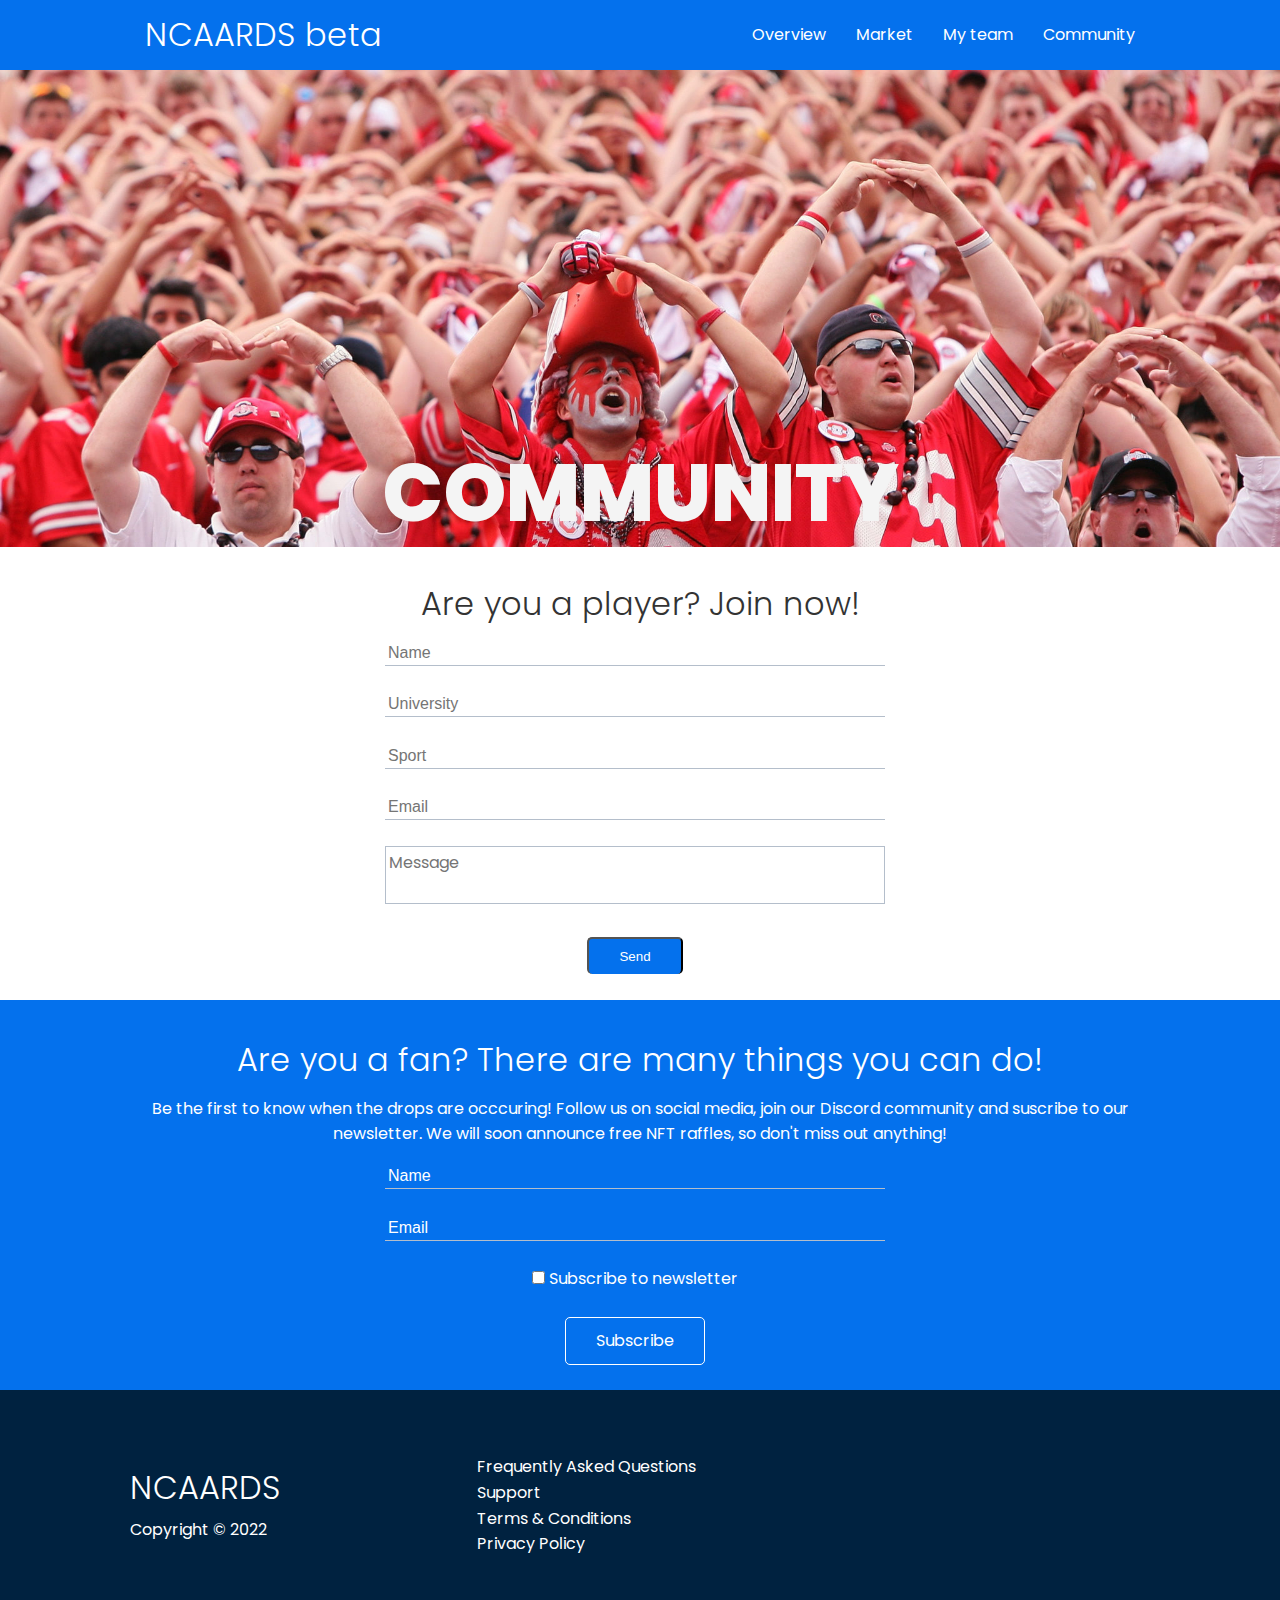
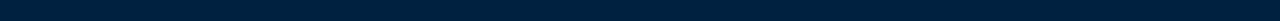
<file: community.html>
<!DOCTYPE html>
<html lang="en">
<head>
    <meta charset="UTF-8">
    <meta http-equiv="X-UA-Compatible" content="IE=edge">
    <meta name="viewport" content="width=device-width, initial-scale=1.0">
    <link rel="stylesheet" href="https://cdnjs.cloudflare.com/ajax/libs/font-awesome/6.0.0-beta3/css/all.min.css" integrity="sha512-Fo3rlrZj/k7ujTnHg4CGR2D7kSs0v4LLanw2qksYuRlEzO+tcaEPQogQ0KaoGN26/zrn20ImR1DfuLWnOo7aBA==" crossorigin="anonymous" referrerpolicy="no-referrer" />
    <link rel="stylesheet" href="css/utilities.css">
    <link rel="stylesheet" href="css/style.css">
    <link rel = "icon" href = "images/ball.png" type = "image">
    <title>NCAARDS beta | Community</title>
</head>
<body>
    <div class="showcase">
        <!-- Navbar -->
        <div class="navbar">
            <div class="container flex">
                <h1 class="logo"><a href="index.html">NCAARDS beta</a></h1>
                <nav>
                    <ul>
                        <li><a href="overview.html">Overview</a></li>
                        <li><a href="market.html">Market</a></li>
                        <li><a href="myteam.html">My team</a></li>
                        <li><a href="community.html">Community</a></li>
                    </ul>
                </nav>
            </div>
            <div class="user"><i class="fa-regular fa-user fa-2x"></i></div>
        </div>
    
         <!-- Log in | Register -->
        <div class="showcase-form card">
            <h2>Log in <br><a href="register.html">Register</a></h2>
            <form name="contact" method="POST">                   
                <div class="form-control">
                    <input type="text" name="user" placeholder="User" required>
                </div>
                <div class="form-control">
                    <input type="text" name="password" placeholder="Password" required>
                </div>
                <input type="submit" value="Log In" class="btn btn-primary">
            </form>
        </div>
    </div>

    <!-- First pic -->
    <div class="first">
        <img src="images/fans.jpg" alt="">
        <div class="text-primary p-3">
            <h2 class="py-1">Community</h1>
        </div>
    </div>

    <!-- Players -->
    <section class="players container">
        <br>
        <h2 class="text-center md my-1">
            Are you a player? Join now!
        </h2>
        <form name="contact" method="POST" class="text-center">            
            <div class="form-control">
                <input type="text" name="name" placeholder="Name" required>
            </div><br>
            <div class="form-control">
                <input type="text" name="university" placeholder="University" required>
            </div><br>
            <div class="form-control">
                <input type="text" name="sport" placeholder="Sport" required>
            </div><br>
            <div class="form-control">
                <input type="email" name="email" placeholder="Email" required>
            </div><br>  
            <div>
				<textarea type="text" name="Message" placeholder="Message" oninput="auto_grow(this)"></textarea>
			</div>	<br>
            <input type="submit" value="Send" class="btn btn-primary">
        </form> <br>      
    </section>

    <!-- Fans -->
    <section class="players fans bg-primary">
        <div class="container">
            <br>
            <h2 class="text-center md my-1">
                Are you a fan? There are many things you can do!
            </h2>  
            <p class="text-center sm my-1">
                Be the first to know when the drops are occcuring!
                Follow us on social media, join our Discord community
                and suscribe to our newsletter.
                We will soon announce free NFT raffles, so don't miss out anything!
            </p>
            <form name="contact" method="POST" class="text-center">            
                <div class="form-control">
                    <input type="text" name="name" placeholder="Name" required>
                </div><br>
                <div class="form-control">
                    <input type="email" name="email" placeholder="Email" required>
                </div><br>  
                <div class="form-control">
                    <input type="checkbox" name="subscribe" placeholder="Subscribe" required>
                    <label for="subscribe">Subscribe to newsletter</label>
                </div><br>  
                <a href="#" class="btn btn-outline">Subscribe</a>
            </form> <br> 
        </div>
   
    </section>

    <!-- Footer -->
    <footer class="footer bg-dark py-5">
        <div class="container grid grid-3">
            <div>
                <h1>NCAARDS</h1>
                <p>Copyright &copy; 2022</p>
            </div>
            <nav>
                <ul>
                    <li><a href="#">Frequently Asked Questions</a></li>
                    <li><a href="#">Support</a></li>
                    <li><a href="#">Terms & Conditions</a></li>
                    <li><a href="#">Privacy Policy</a></li>
                </ul>
            </nav>
            <div class="social">
                <a href="#"><i class="fab fa-discord fa-2x"></i></a>
                <a href="#"><i class="fab fa-instagram fa-2x"></i></a>
                <a href="#"><i class="fab fa-twitter fa-2x"></i></a>
                <a href="#"><i class="fab fa-facebook fa-2x"></i></a>
            </div>
        </div>
    </footer>

    <script src="js/main.js"></script>

</body>
</html>
</file>
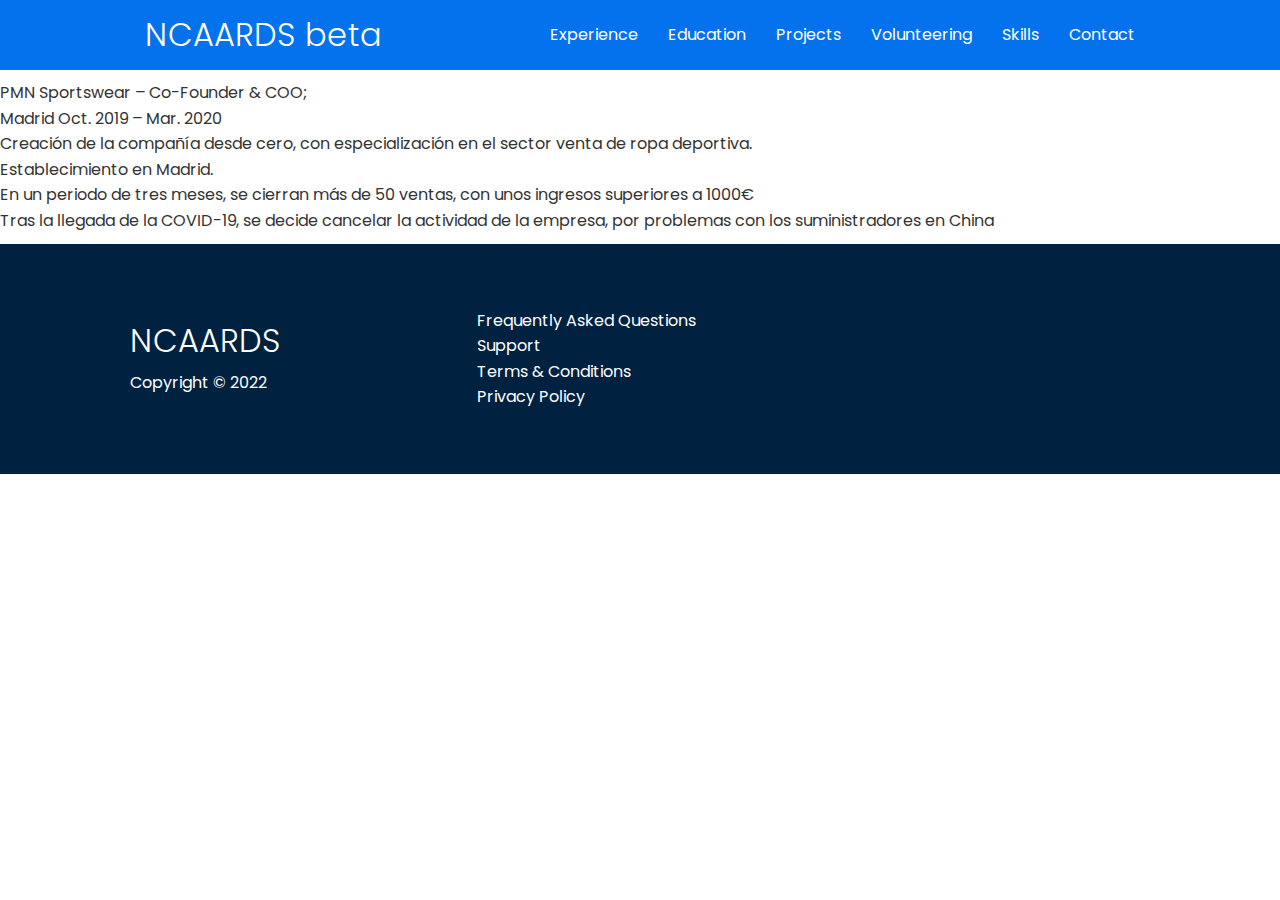
<file: experience.html>
<!DOCTYPE html>
<html lang="en">
<head>
    <meta charset="UTF-8">
    <meta http-equiv="X-UA-Compatible" content="IE=edge">
    <meta name="viewport" content="width=device-width, initial-scale=1.0">
    <link rel="stylesheet" href="https://cdnjs.cloudflare.com/ajax/libs/font-awesome/6.0.0-beta3/css/all.min.css" integrity="sha512-Fo3rlrZj/k7ujTnHg4CGR2D7kSs0v4LLanw2qksYuRlEzO+tcaEPQogQ0KaoGN26/zrn20ImR1DfuLWnOo7aBA==" crossorigin="anonymous" referrerpolicy="no-referrer" />
    <link rel="stylesheet" href="css/utilities.css">
    <link rel="stylesheet" href="css/style.css">
    <link rel = "icon" href = "images/ball.png" type = "image">
    <title>Experience</title>
</head>
<body>
    <div class="showcase">
        <!-- Navbar -->
        <div class="navbar">
            <div class="container flex">
                <h1 class="logo"><a href="index.html">NCAARDS beta</a></h1>
                <nav>
                    <ul>
                        <li><a href="experience.html">Experience</a></li>
                        <li><a href="market.html">Education</a></li>
                        <li><a href="myteam.html">Projects</a></li>
                        <li><a href="community.html">Volunteering</a></li>
                        <li><a href="community.html">Skills</a></li>
                        <li><a href="overview.html">Contact</a></li>
                    </ul>
                </nav>
            </div>
        </div>
    </div>

    <div class="normal">
        <p>
            PMN Sportswear – Co-Founder & COO; <br>Madrid	Oct. 2019 – Mar. 2020<br>
            Creación de la compañía desde cero, con especialización en el sector venta de ropa deportiva. <br>Establecimiento en Madrid.<br>
            En un periodo de tres meses, se cierran más de 50 ventas, con unos ingresos superiores a 1000€ <br>
            Tras la llegada de la COVID-19, se decide cancelar la actividad de la empresa, por problemas con los suministradores en China
        </p>
    </div>


    <!-- Footer -->
    <footer class="footer bg-dark py-5">
        <div class="container grid grid-3">
            <div>
                <h1>NCAARDS</h1>
                <p>Copyright &copy; 2022</p>
            </div>
            <nav>
                <ul>
                    <li><a href="#">Frequently Asked Questions</a></li>
                    <li><a href="#">Support</a></li>
                    <li><a href="#">Terms & Conditions</a></li>
                    <li><a href="#">Privacy Policy</a></li>
                </ul>
            </nav>
            <div class="social">
                <a href="#"><i class="fab fa-discord fa-2x"></i></a>
                <a href="#"><i class="fab fa-instagram fa-2x"></i></a>
                <a href="#"><i class="fab fa-twitter fa-2x"></i></a>
                <a href="#"><i class="fab fa-facebook fa-2x"></i></a>
            </div>
        </div>
    </footer>

    <script src="js/main.js"></script>
    <script src="js/timer.js"></script>
    <script src="js/search.js"></script>

</body>
</html>
</file>
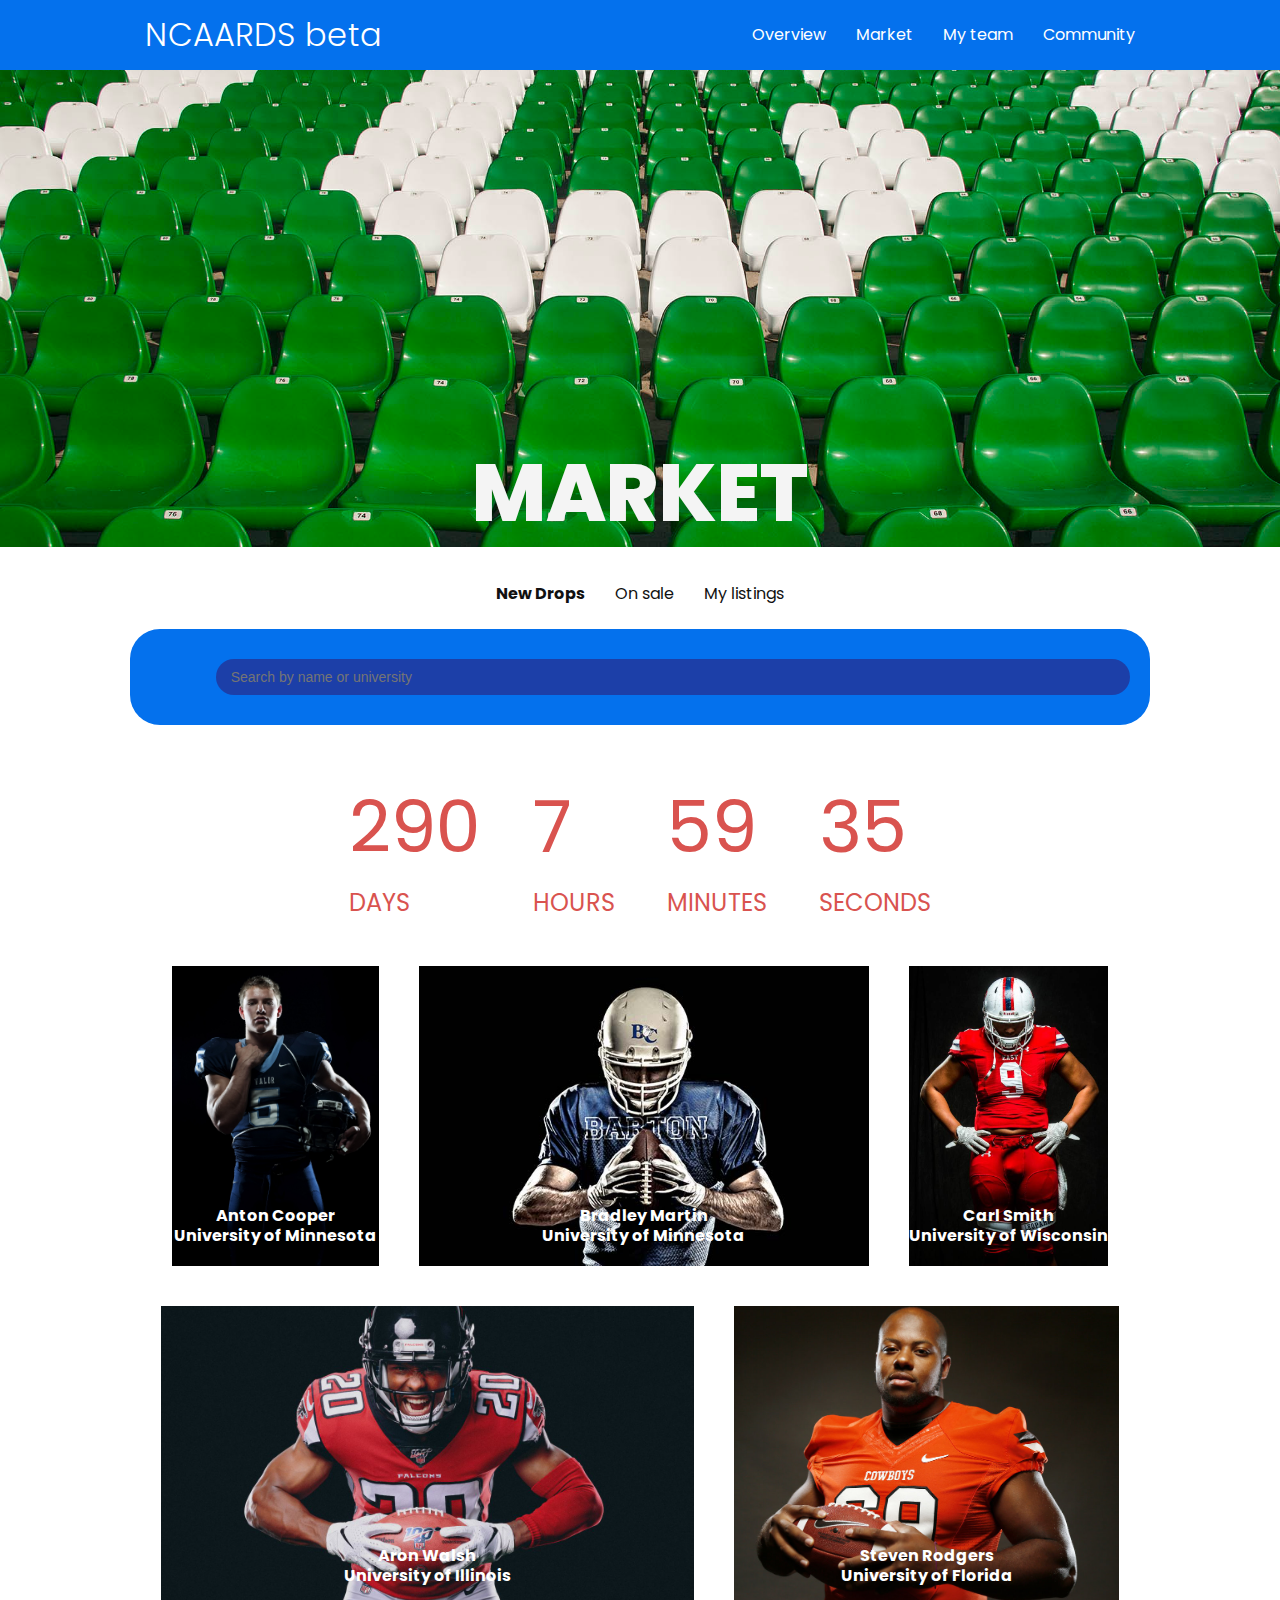
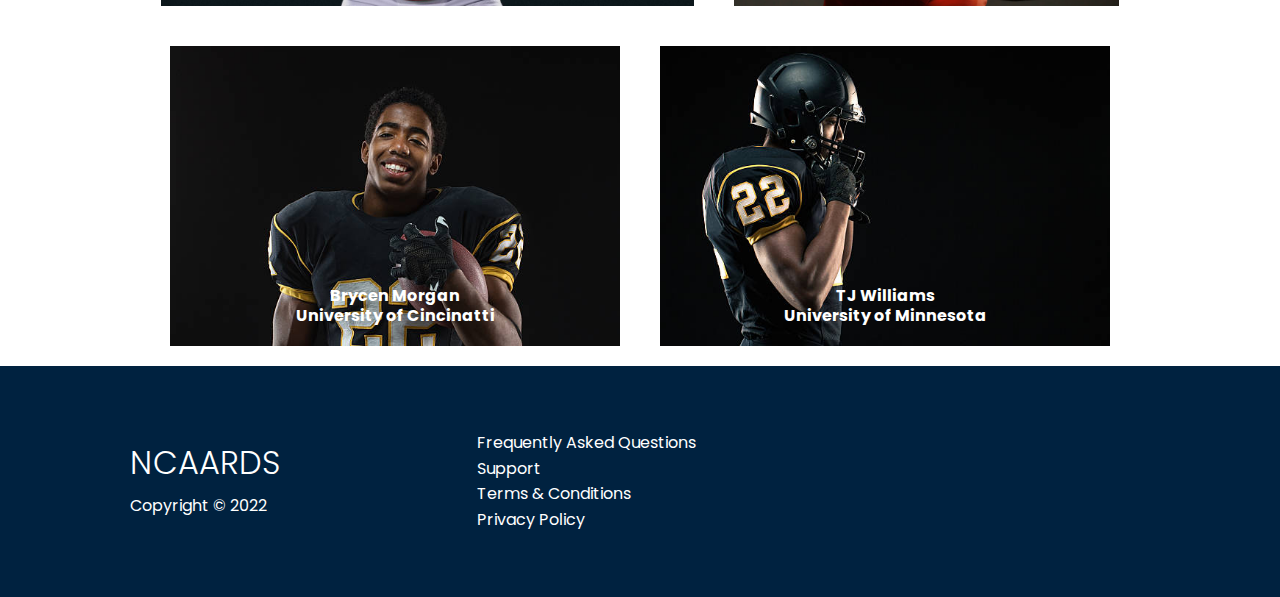
<file: market.html>
<!DOCTYPE html>
<html lang="en">
<head>
    <meta charset="UTF-8">
    <meta http-equiv="X-UA-Compatible" content="IE=edge">
    <meta name="viewport" content="width=device-width, initial-scale=1.0">
    <link rel="stylesheet" href="https://cdnjs.cloudflare.com/ajax/libs/font-awesome/6.0.0-beta3/css/all.min.css" integrity="sha512-Fo3rlrZj/k7ujTnHg4CGR2D7kSs0v4LLanw2qksYuRlEzO+tcaEPQogQ0KaoGN26/zrn20ImR1DfuLWnOo7aBA==" crossorigin="anonymous" referrerpolicy="no-referrer" />
    <link rel="stylesheet" href="css/utilities.css">
    <link rel="stylesheet" href="css/style.css">
    <link rel = "icon" href = "images/ball.png" type = "image">
    <title>NCAARDS beta | New drops</title>
</head>
<body>
    <div class="showcase">
        <!-- Navbar -->
        <div class="navbar">
            <div class="container flex">
                <h1 class="logo"><a href="index.html">NCAARDS beta</a></h1>
                <nav>
                    <ul>
                        <li><a href="overview.html">Overview</a></li>
                        <li><a href="market.html">Market</a></li>
                        <li><a href="myteam.html">My team</a></li>
                        <li><a href="community.html">Community</a></li>
                    </ul>
                </nav>
            </div>
            <div class="user"><i class="fa-regular fa-user fa-2x"></i></div>
        </div>
    
         <!-- Log in | Register -->
        <div class="showcase-form card">
            <h2>Log in <br><a href="register.html">Register</a></h2>
            <form name="contact" method="POST">                   
                <div class="form-control">
                    <input type="text" name="user" placeholder="User" required>
                </div>
                <div class="form-control">
                    <input type="text" name="password" placeholder="Password" required>
                </div>
                <input type="submit" value="Log In" class="btn btn-primary">
            </form>
        </div>
    </div>

    <!-- First pic -->
    <div class="first">
        <img src="images/seats.jpg" alt="">
        <div class="text-primary p-3">
            <h2 class="py-1">Market</h1>
        </div>
    </div>

    <!-- Navbar Market -->
    <div class="navbar navbar-market">
        <div class="container flex">
            <nav>
                <ul>
                    <li><a href="market.html" class="actual">New Drops</a></li>
                    <li><a href="onsale.html">On sale</a></li>
                    <li><a href="mylistings.html">My listings</a></li>
                </ul>
            </nav>
        </div>
        <div class="user"><i class="fa-regular fa-user fa-2x"></i></div>
    </div>

    <!-- Browser -->
    <section class="browser">
        <div class="container">
            <header class="header">
                <div class="grid">
                    <i class="fas fa-search fa-2x"></i>
                    <input type="text" id="filter" placeholder="Search by name or university" onkeyup="searchName()">
                </div>
            </header>
        </div>
    </section> 

    <!-- New Drops -->
    <section class="drops">
        <div class="container">
            <div class="countdown flex">
                <ul>
                  <li><span id="days"></span>Days</li>
                  <li><span id="hours"></span>Hours</li>
                  <li><span id="minutes"></span>Minutes</li>
                  <li><span id="seconds"></span>Seconds</li>
                </ul>
            </div>

            <ul id="myUL" class="items flex">
                <li class="item">
                    <img src="images/players/001.jpg" alt="">
                    <div class="name">Anton Cooper</div>
                    <div class="university">University of Minnesota</div>
                    <a href="#">Anton Cooper, University of Minnesota</a>
                    <div class="action">
                        <a href="items/drop001.html">Bid</a>
                    </div>
                </li>
                <li class="item">
                    <img src="images/players/002.jpg" alt="">
                    <div class="name">Bradley Martin</div>
                    <div class="university">University of Minnesota</div>
                    <a href="#">Bradley Martin, University of Minnesota</a>
                    <div class="action">
                        <a href="items/drop001.html">Bid</a>
                    </div>
                </li>
                <li class="item">
                    <img src="images/players/003.jpg" alt="">
                    <div class="name">Carl Smith</div>
                    <div class="university">University of Wisconsin</div>
                    <a href="#">Carl Smith, University of Wisconsin</a>
                    <div class="action">
                        <a href="items/drop001.html">Bid</a>
                    </div>
                </li>
                <li class="item">
                    <img src="images/players/004.jpg" alt="">
                    <div class="name">Aron Walsh</div>
                    <div class="university">University of Illinois</div>
                    <a href="#">Aron Walsh, University of Illinois</a>
                    <div class="action">
                        <a href="items/drop001.html">Bid</a>
                    </div>
                </li>
                <li class="item">
                    <img src="images/players/005.jpg" alt="">
                    <div class="name">Steven Rodgers</div>
                    <div class="university">University of Florida</div>
                    <a href="#">Steven Rodgers, University of Florida</a>
                    <div class="action">
                        <a href="items/drop001.html">Bid</a>
                    </div>
                </li>
                <li class="item">
                    <img src="images/players/006.jpg" alt="">
                    <div class="name">Brycen Morgan</div>
                    <div class="university">University of Cincinatti</div>
                    <a href="#">Brycen Morgan, University of Cincinatti</a>
                    <div class="action">
                        <a href="items/drop001.html">Bid</a>
                    </div>
                </li>
                <li class="item">
                    <img src="images/players/007.jpg" alt="">
                    <div class="name">TJ Williams</div>
                    <div class="university">University of Minnesota</div>
                    <a href="#">TJ Williams, University of Minnesota</a>
                    <div class="action">
                        <a href="items/drop001.html">Bid</a>
                    </div>
                </li>
            </ul>
        </div>
    </section>

    <!-- Footer -->
    <footer class="footer bg-dark py-5">
        <div class="container grid grid-3">
            <div>
                <h1>NCAARDS</h1>
                <p>Copyright &copy; 2022</p>
            </div>
            <nav>
                <ul>
                    <li><a href="#">Frequently Asked Questions</a></li>
                    <li><a href="#">Support</a></li>
                    <li><a href="#">Terms & Conditions</a></li>
                    <li><a href="#">Privacy Policy</a></li>
                </ul>
            </nav>
            <div class="social">
                <a href="#"><i class="fab fa-discord fa-2x"></i></a>
                <a href="#"><i class="fab fa-instagram fa-2x"></i></a>
                <a href="#"><i class="fab fa-twitter fa-2x"></i></a>
                <a href="#"><i class="fab fa-facebook fa-2x"></i></a>
            </div>
        </div>
    </footer>

    <script src="js/main.js"></script>
    <script src="js/timer.js"></script>
    <script src="js/search.js"></script>

</body>
</html>
</file>
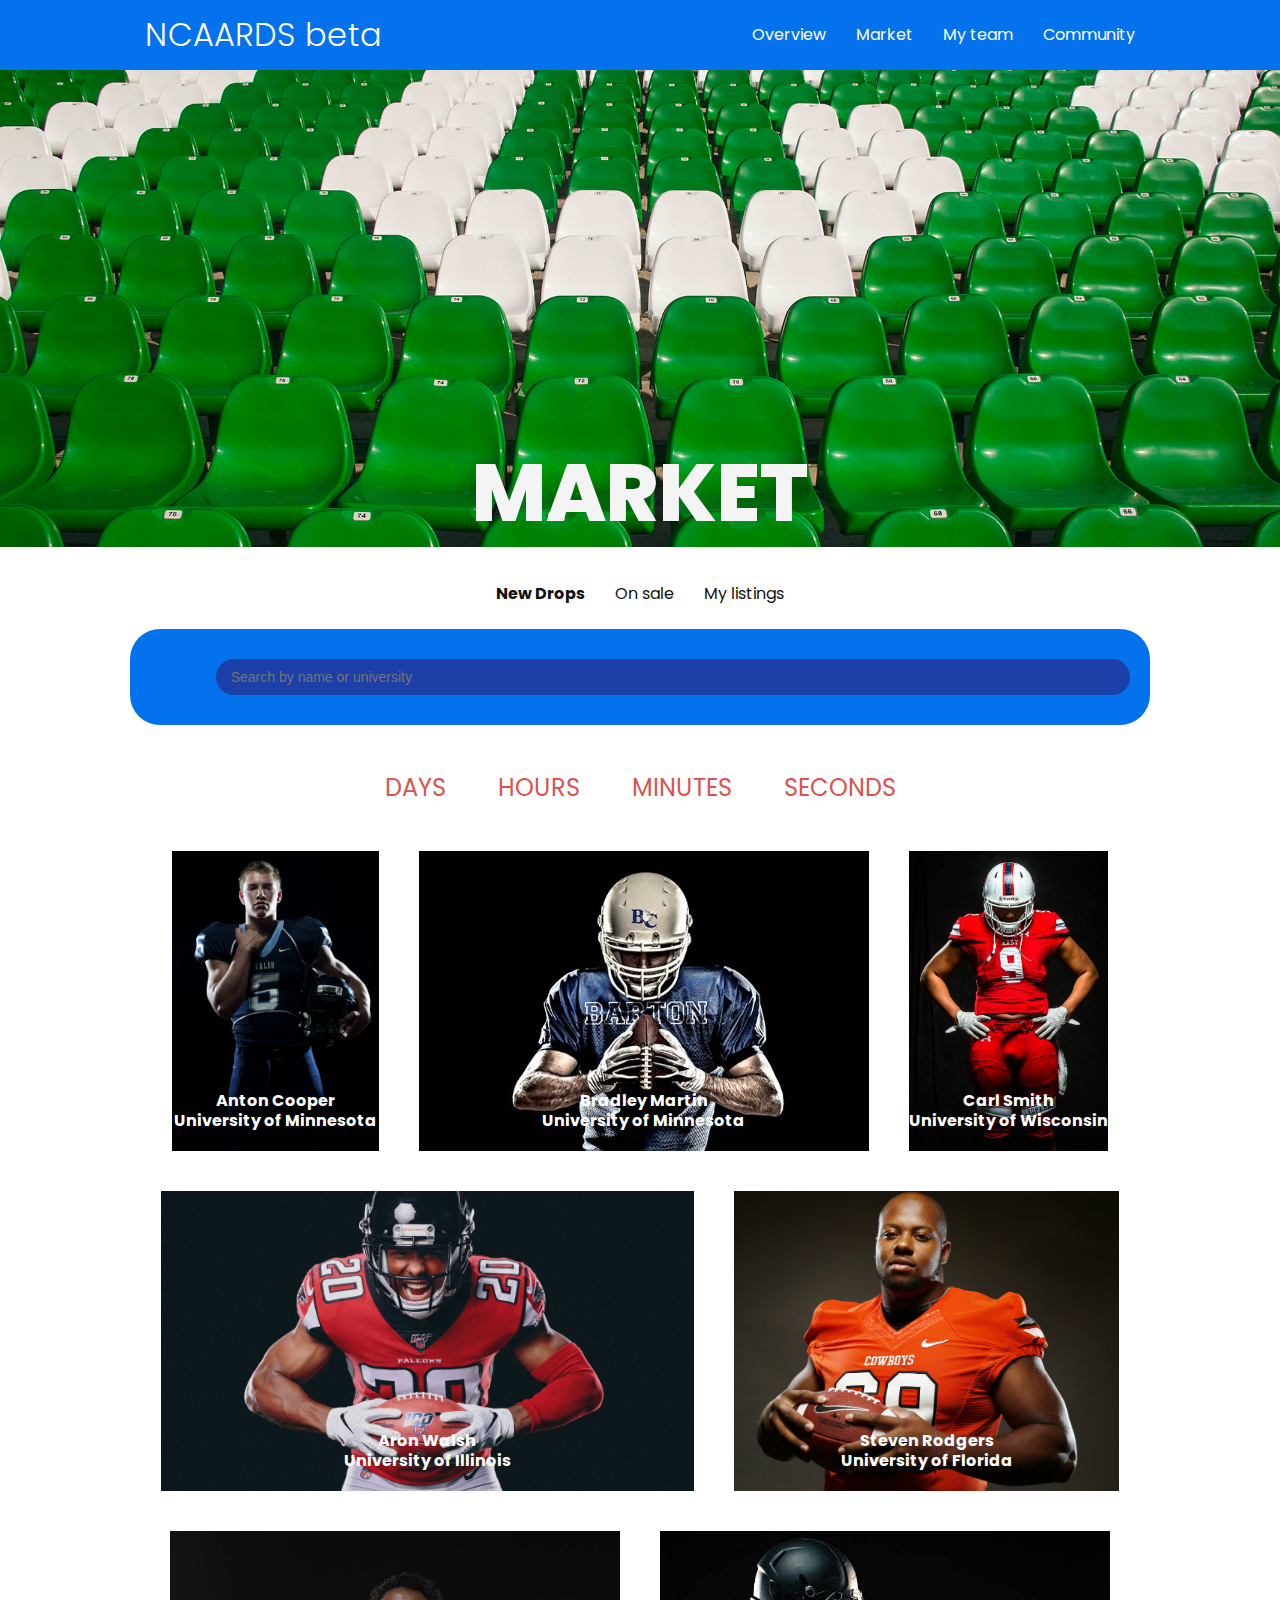
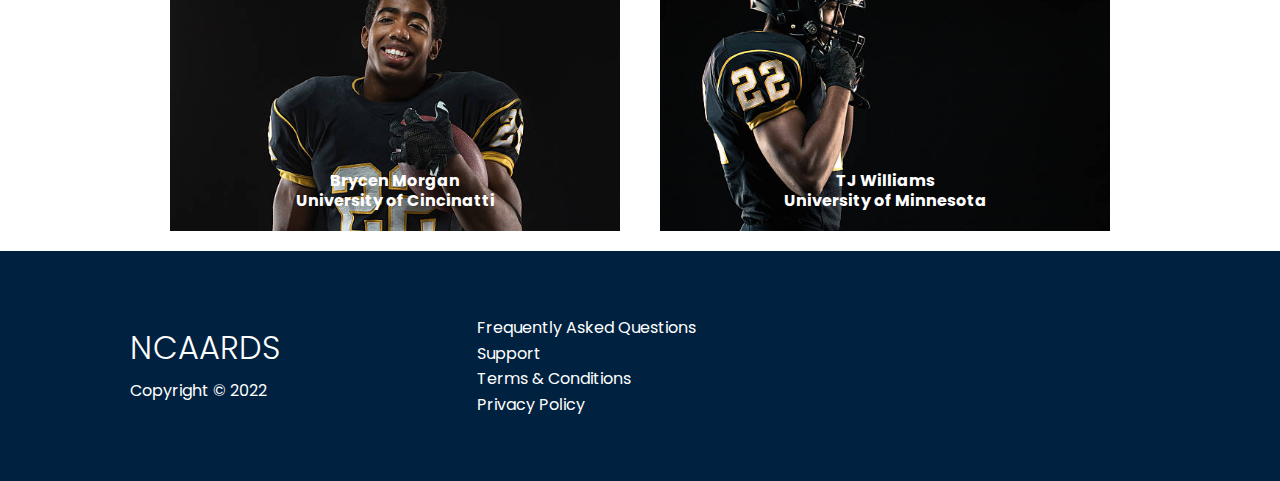
<file: market2.html>
<!DOCTYPE html>
<html lang="en">
<head>
    <meta charset="UTF-8">
    <meta http-equiv="X-UA-Compatible" content="IE=edge">
    <meta name="viewport" content="width=device-width, initial-scale=1.0">
    <link rel="stylesheet" href="https://cdnjs.cloudflare.com/ajax/libs/font-awesome/6.0.0-beta3/css/all.min.css" integrity="sha512-Fo3rlrZj/k7ujTnHg4CGR2D7kSs0v4LLanw2qksYuRlEzO+tcaEPQogQ0KaoGN26/zrn20ImR1DfuLWnOo7aBA==" crossorigin="anonymous" referrerpolicy="no-referrer" />
    <link rel="stylesheet" href="css/utilities.css">
    <link rel="stylesheet" href="css/style.css">
    <link rel = "icon" href = "images/ball.png" type = "image">
    <title>NCAARDS beta | Market drops</title>
</head>
<body>
    <div class="showcase">
        <!-- Navbar -->
        <div class="navbar">
            <div class="container flex">
                <h1 class="logo"><a href="index.html">NCAARDS beta</a></h1>
                <nav>
                    <ul>
                        <li><a href="overview.html">Overview</a></li>
                        <li><a href="market2.html">Market</a></li>
                        <li><a href="myteam.html">My team</a></li>
                        <li><a href="community.html">Community</a></li>
                    </ul>
                </nav>
            </div>
            <div class="user"><i class="fa-regular fa-user fa-2x"></i></div>
        </div>
    
         <!-- Log in | Register -->
        <div class="showcase-form card">
            <h2>Log in <br><a href="register.html">Register</a></h2>
            <form name="contact" method="POST">                   
                <div class="form-control">
                    <input type="text" name="user" placeholder="User" required>
                </div>
                <div class="form-control">
                    <input type="text" name="password" placeholder="Password" required>
                </div>
                <input type="submit" value="Log In" class="btn btn-primary">
            </form>
        </div>
    </div>

    <!-- First pic -->
    <div class="first">
        <img src="images/seats.jpg" alt="">
        <div class="text-primary p-3">
            <h2 class="py-1">Market</h1>
        </div>
    </div>

    <!-- Navbar Market -->
    <div class="navbar navbar-market">
        <div class="container flex">
            <nav>
                <ul>
                    <li><a href="market.html" class="actual">New Drops</a></li>
                    <li><a href="onsale.html">On sale</a></li>
                    <li><a href="mylistings.html">My listings</a></li>
                </ul>
            </nav>
        </div>
        <div class="user"><i class="fa-regular fa-user fa-2x"></i></div>
    </div>

    <!-- Browser -->
    <section class="browser">
        <div class="container">
            <header class="header">
                <div class="grid">
                    <i class="fas fa-search fa-2x"></i>
                    <input type="text" id="filter" placeholder="Search by name or university" onkeyup="searchName()">
                </div>
            </header>
        </div>
    </section> 

    <!-- New Drops -->
    <section class="drops">
        <div class="container">
            <div class="countdown flex">
                <ul>
                  <li><span id="days"></span>Days</li>
                  <li><span id="hours"></span>Hours</li>
                  <li><span id="minutes"></span>Minutes</li>
                  <li><span id="seconds"></span>Seconds</li>
                </ul>
            </div>

            <ul id="myUL" class="items flex">
                <li class="item">
                    <img src="images/players/001.jpg" alt="">
                    <div class="name">Anton Cooper</div>
                    <div class="university">University of Minnesota</div>
                    <a href="#">Anton Cooper, University of Minnesota</a>
                    <div class="action">
                        <a href="items/drop001.html">Bid</a>
                    </div>
                </li>
                <li class="item">
                    <img src="images/players/002.jpg" alt="">
                    <div class="name">Bradley Martin</div>
                    <div class="university">University of Minnesota</div>
                    <a href="#">Bradley Martin, University of Minnesota</a>
                    <div class="action">
                        <a href="items/drop001.html">Bid</a>
                    </div>
                </li>
                <li class="item">
                    <img src="images/players/003.jpg" alt="">
                    <div class="name">Carl Smith</div>
                    <div class="university">University of Wisconsin</div>
                    <a href="#">Carl Smith, University of Wisconsin</a>
                    <div class="action">
                        <a href="items/drop001.html">Bid</a>
                    </div>
                </li>
                <li class="item">
                    <img src="images/players/004.jpg" alt="">
                    <div class="name">Aron Walsh</div>
                    <div class="university">University of Illinois</div>
                    <a href="#">Aron Walsh, University of Illinois</a>
                    <div class="action">
                        <a href="items/drop001.html">Bid</a>
                    </div>
                </li>
                <li class="item">
                    <img src="images/players/005.jpg" alt="">
                    <div class="name">Steven Rodgers</div>
                    <div class="university">University of Florida</div>
                    <a href="#">Steven Rodgers, University of Florida</a>
                    <div class="action">
                        <a href="items/drop001.html">Bid</a>
                    </div>
                </li>
                <li class="item">
                    <img src="images/players/006.jpg" alt="">
                    <div class="name">Brycen Morgan</div>
                    <div class="university">University of Cincinatti</div>
                    <a href="#">Brycen Morgan, University of Cincinatti</a>
                    <div class="action">
                        <a href="items/drop001.html">Bid</a>
                    </div>
                </li>
                <li class="item">
                    <img src="images/players/007.jpg" alt="">
                    <div class="name">TJ Williams</div>
                    <div class="university">University of Minnesota</div>
                    <a href="#">TJ Williams, University of Minnesota</a>
                    <div class="action">
                        <a href="items/drop001.html">Bid</a>
                    </div>
                </li>
            </ul>
        </div>
    </section>

    <!-- Footer -->
    <footer class="footer bg-dark py-5">
        <div class="container grid grid-3">
            <div>
                <h1>NCAARDS</h1>
                <p>Copyright &copy; 2022</p>
            </div>
            <nav>
                <ul>
                    <li><a href="#">Frequently Asked Questions</a></li>
                    <li><a href="#">Support</a></li>
                    <li><a href="#">Terms & Conditions</a></li>
                    <li><a href="#">Privacy Policy</a></li>
                </ul>
            </nav>
            <div class="social">
                <a href="#"><i class="fab fa-discord fa-2x"></i></a>
                <a href="#"><i class="fab fa-instagram fa-2x"></i></a>
                <a href="#"><i class="fab fa-twitter fa-2x"></i></a>
                <a href="#"><i class="fab fa-facebook fa-2x"></i></a>
            </div>
        </div>
    </footer>

    <script src="js/main.js"></script>

</body>
</html>
</file>
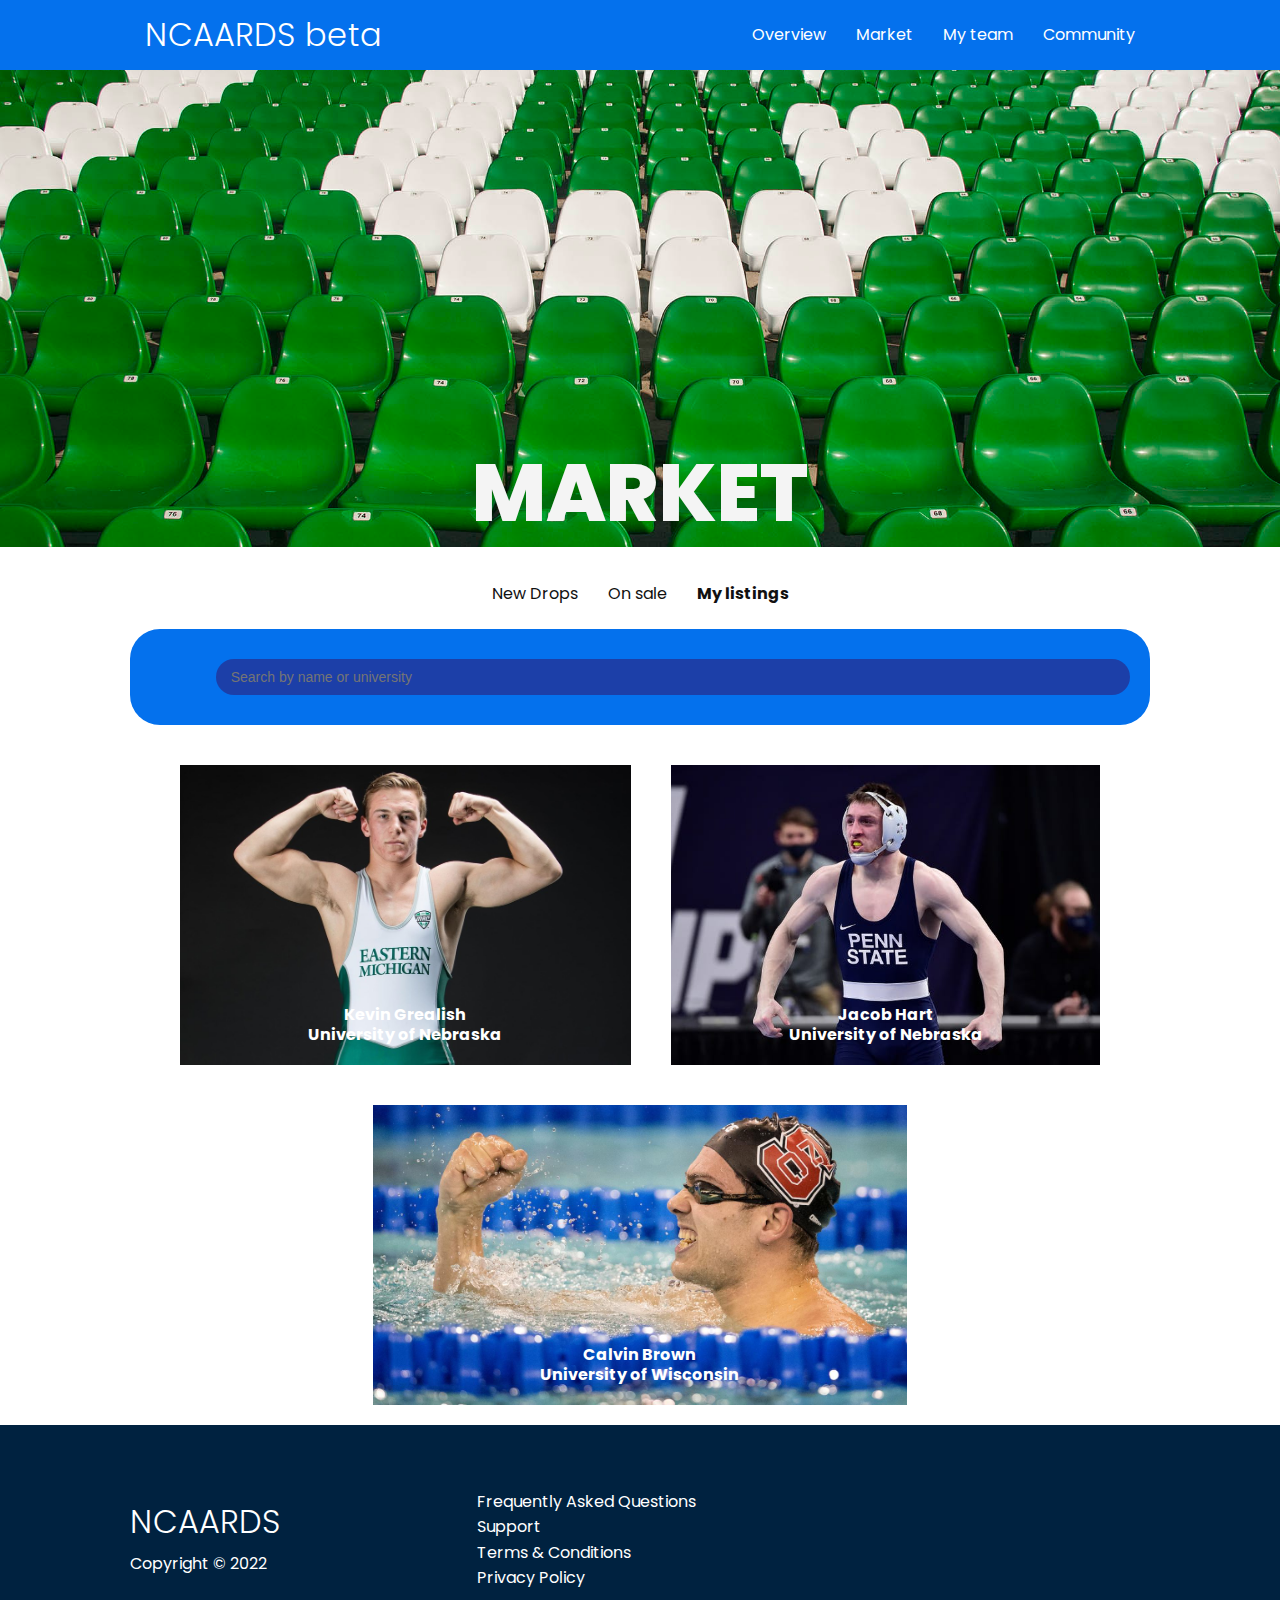
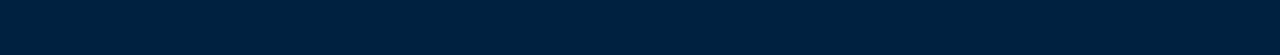
<file: mylistings.html>
<!DOCTYPE html>
<html lang="en">
<head>
    <meta charset="UTF-8">
    <meta http-equiv="X-UA-Compatible" content="IE=edge">
    <meta name="viewport" content="width=device-width, initial-scale=1.0">
    <link rel="stylesheet" href="https://cdnjs.cloudflare.com/ajax/libs/font-awesome/6.0.0-beta3/css/all.min.css" integrity="sha512-Fo3rlrZj/k7ujTnHg4CGR2D7kSs0v4LLanw2qksYuRlEzO+tcaEPQogQ0KaoGN26/zrn20ImR1DfuLWnOo7aBA==" crossorigin="anonymous" referrerpolicy="no-referrer" />
    <link rel="stylesheet" href="css/utilities.css">
    <link rel="stylesheet" href="css/style.css">
    <link rel = "icon" href = "images/ball.png" type = "image">
    <title>NCAARDS beta | My listings</title>
</head>
<body>
    <div class="showcase">
        <!-- Navbar -->
        <div class="navbar">
            <div class="container flex">
                <h1 class="logo"><a href="index.html">NCAARDS beta</a></h1>
                <nav>
                    <ul>
                        <li><a href="overview.html">Overview</a></li>
                        <li><a href="market.html">Market</a></li>
                        <li><a href="myteam.html">My team</a></li>
                        <li><a href="community.html">Community</a></li>
                    </ul>
                </nav>
            </div>
            <div class="user"><i class="fa-regular fa-user fa-2x"></i></div>
        </div>
    
         <!-- Log in | Register -->
        <div class="showcase-form card">
            <h2>Log in <br><a href="register.html">Register</a></h2>
            <form name="contact" method="POST">                   
                <div class="form-control">
                    <input type="text" name="user" placeholder="User" required>
                </div>
                <div class="form-control">
                    <input type="text" name="password" placeholder="Password" required>
                </div>
                <input type="submit" value="Log In" class="btn btn-primary">
            </form>
        </div>
    </div>

    <!-- First pic -->
    <div class="first">
        <img src="images/seats.jpg" alt="">
        <div class="text-primary p-3">
            <h2 class="py-1">Market</h1>
        </div>
    </div>

    <!-- Navbar Market -->
    <div class="navbar navbar-market">
        <div class="container flex">
            <nav>
                <ul>
                    <li><a href="market.html">New Drops</a></li>
                    <li><a href="onsale.html">On sale</a></li>
                    <li><a href="mylistings.html" class="actual">My listings</a></li>
                </ul>
            </nav>
        </div>
        <div class="user"><i class="fa-regular fa-user fa-2x"></i></div>
    </div>

    <!-- Browser -->
    <section class="browser">
        <div class="container">
            <header class="header">
                <div class="grid">
                    <i class="fas fa-search fa-2x"></i>
                    <input type="text" id="filter" placeholder="Search by name or university" onkeyup="searchName()">
                </div>
            </header>
        </div>
    </section> 

    <!-- My listings -->
    <section class="drops">
        <div class="container">
            <ul id="myUL" class="items flex">
                <li class="item">
                    <img src="images/players/015.jpg" alt="">
                    <div class="name">Kevin Grealish</div>
                    <div class="university">University of Nebraska</div>
                    <a href="#">Kevin Grealish, University of Nebraska</a>
                    <div class="action">
                        <a href="items/listings015.html">Modify</a>
                    </div>
                </li>
                <li class="item">
                    <img src="images/players/016.jpg" alt="">
                    <div class="name">Jacob Hart</div>
                    <div class="university">University of Nebraska</div>
                    <a href="#">Jacob Hart, University of Nebraska</a>
                    <div class="action">
                        <a href="items/listings015.html">Modify</a>
                    </div>
                </li>
                <li class="item">
                    <img src="images/players/017.jpg" alt="">
                    <div class="name">Calvin Brown</div>
                    <div class="university">University of Wisconsin</div>
                    <a href="#">Calvin Brown, University of Wisconsin</a>
                    <div class="action">
                        <a href="items/listings015.html">Modify</a>
                    </div>
                </li>
            </ul>
        </div>
    </section>

    <!-- Footer -->
    <footer class="footer bg-dark py-5">
        <div class="container grid grid-3">
            <div>
                <h1>NCAARDS</h1>
                <p>Copyright &copy; 2022</p>
            </div>
            <nav>
                <ul>
                    <li><a href="#">Frequently Asked Questions</a></li>
                    <li><a href="#">Support</a></li>
                    <li><a href="#">Terms & Conditions</a></li>
                    <li><a href="#">Privacy Policy</a></li>
                </ul>
            </nav>
            <div class="social">
                <a href="#"><i class="fab fa-discord fa-2x"></i></a>
                <a href="#"><i class="fab fa-instagram fa-2x"></i></a>
                <a href="#"><i class="fab fa-twitter fa-2x"></i></a>
                <a href="#"><i class="fab fa-facebook fa-2x"></i></a>
            </div>
        </div>
    </footer>

    <script src="js/main.js"></script>
    <script src="js/timer.js"></script>
    <script src="js/search.js"></script>

</body>
</html>
</file>
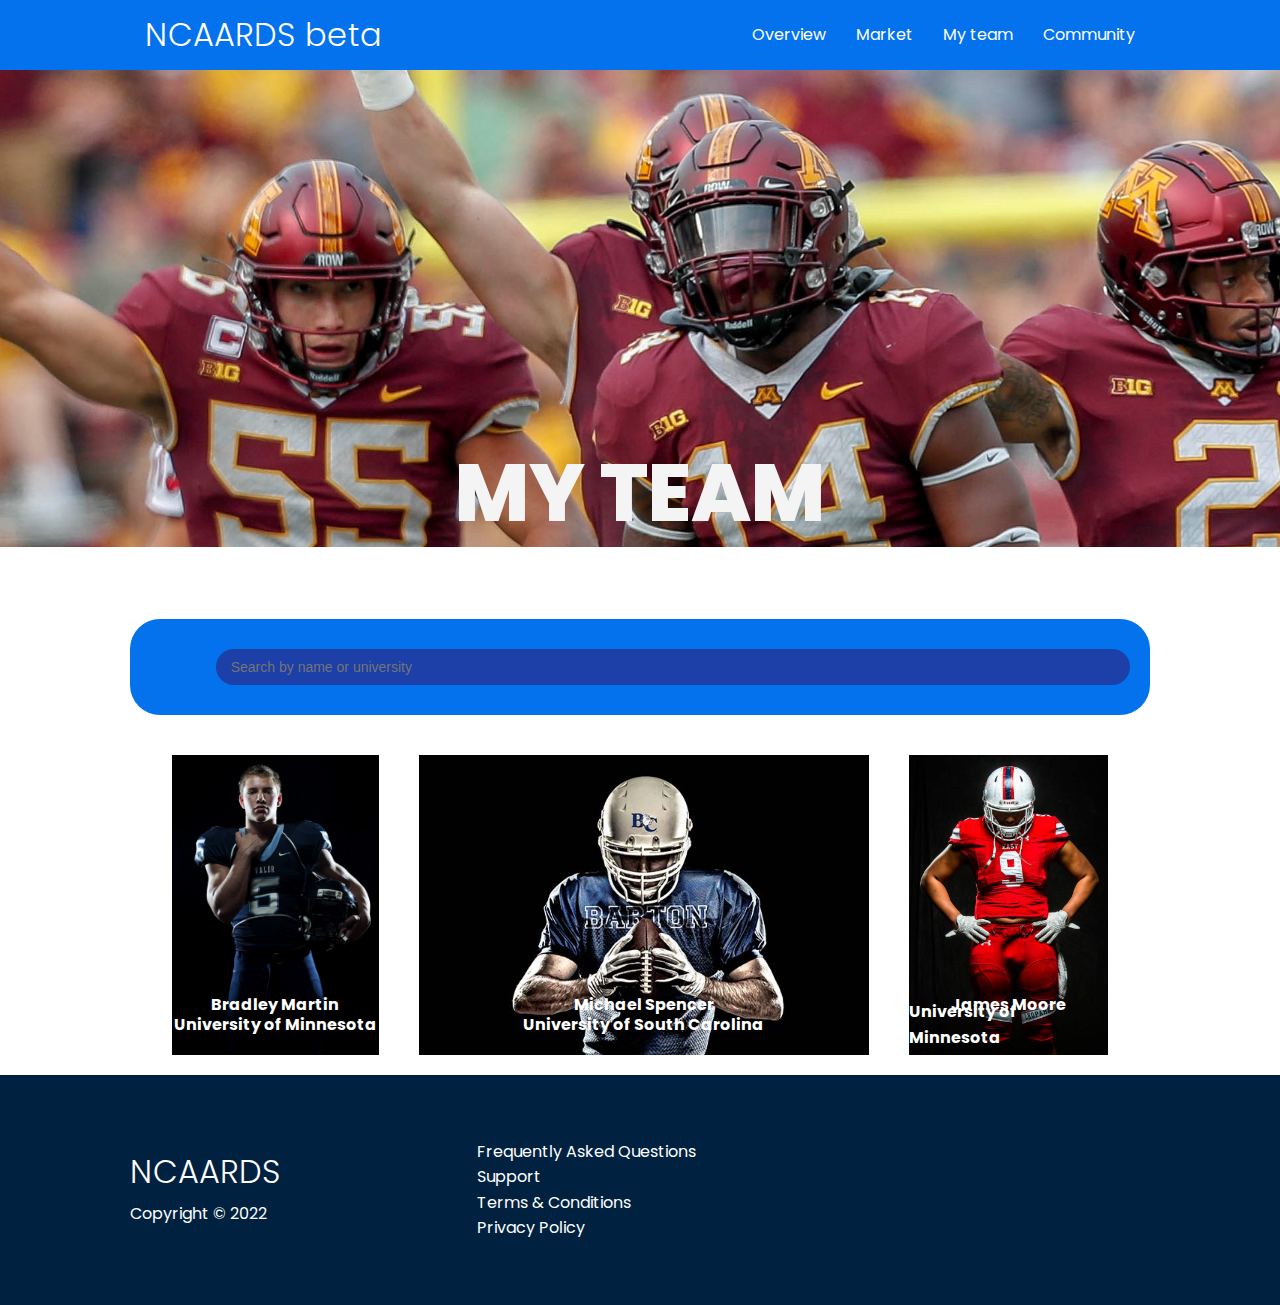
<file: myteam.html>
<!DOCTYPE html>
<html lang="en">
<head>
    <meta charset="UTF-8">
    <meta http-equiv="X-UA-Compatible" content="IE=edge">
    <meta name="viewport" content="width=device-width, initial-scale=1.0">
    <link rel="stylesheet" href="https://cdnjs.cloudflare.com/ajax/libs/font-awesome/6.0.0-beta3/css/all.min.css" integrity="sha512-Fo3rlrZj/k7ujTnHg4CGR2D7kSs0v4LLanw2qksYuRlEzO+tcaEPQogQ0KaoGN26/zrn20ImR1DfuLWnOo7aBA==" crossorigin="anonymous" referrerpolicy="no-referrer" />
    <link rel="stylesheet" href="css/utilities.css">
    <link rel="stylesheet" href="css/style.css">
    <link rel = "icon" href = "images/ball.png" type = "image">
    <title>NCAARDS beta | My team</title>
</head>
<body>
    <div class="showcase">
        <!-- Navbar -->
        <div class="navbar">
            <div class="container flex">
                <h1 class="logo"><a href="index.html">NCAARDS beta</a></h1>
                <nav>
                    <ul>
                        <li><a href="overview.html">Overview</a></li>
                        <li><a href="market.html">Market</a></li>
                        <li><a href="myteam.html">My team</a></li>
                        <li><a href="community.html">Community</a></li>
                    </ul>
                </nav>
            </div>
            <div class="user"><i class="fa-regular fa-user fa-2x"></i></div>
        </div>
    
         <!-- Log in | Register -->
        <div class="showcase-form card">
            <h2>Log in <br><a href="register.html">Register</a></h2>
            <form name="contact" method="POST">                   
                <div class="form-control">
                    <input type="text" name="user" placeholder="User" required>
                </div>
                <div class="form-control">
                    <input type="text" name="password" placeholder="Password" required>
                </div>
                <input type="submit" value="Log In" class="btn btn-primary">
            </form>
        </div>
    </div>

    <!-- First pic -->
    <div class="first">
        <img src="images/axe.jpg" alt="">
        <div class="text-primary p-3">
            <h2 class="py-1">My team</h1>
        </div>
    </div>

    <!-- Browser -->
    <section class="browser">
        <div class="container">
            <header class="header">
                <div class="grid">
                    <i class="fas fa-search fa-2x"></i>
                    <input type="text" id="filter" placeholder="Search by name or university" onkeyup="searchName()">
                </div>
            </header>
        </div>
    </section> 

    <!-- My team -->
    <section class="drops mine">
        <div class="container">
            <ul id="myUL" class="items flex">
                <li class="item">
                    <img src="images/players/001.jpg" alt="">
                    <div class="name">Bradley Martin</div>
                    <div class="university">University of Minnesota</div>
                    <a href="#">Bradley Martin, University of Minnesota</a>
                    <div class="action">
                        <ul>
                            <li class="my-1 text-center">
                                <a href="#">Share</a>
                            </li>
                            <li class="my-3 text-center">
                                <a href="items/listings015.html">Sell</a>
                            </li>
                        </ul>
                    </div>
                </li>
                <li class="item">
                    <img src="images/players/002.jpg" alt="">
                    <div class="name">Michael Spencer</div>
                    <div class="university">University of South Carolina</div>
                    <a href="#">Michael Spencer, University of South Carolina</a>
                    <div class="action">
                        <ul>
                            <li class="my-1 text-center">
                                <a href="#">Share</a>
                            </li>
                            <li class="my-3 text-center">
                                <a href="items/listings015.html">Sell</a>
                            </li>
                        </ul>
                    </div>
                </li>
                <li class="item">
                    <img src="images/players/003.jpg" alt="">
                    <div class="name">James Moore</div>
                    <div class="university">University of Minnesota</div>
                    <a href="#">James Moore, University of Minnesota</a>
                    <div class="action">
                        <ul>
                            <li class="my-1 text-center">
                                <a href="#">Share</a>
                            </li>
                            <li class="my-3 text-center">
                                <a href="items/listings015.html">Sell</a>
                            </li>
                        </ul>
                    </div>
                </li>
            </ul>
        </div>
    </section>

    <!-- Footer -->
    <footer class="footer bg-dark py-5">
        <div class="container grid grid-3">
            <div>
                <h1>NCAARDS</h1>
                <p>Copyright &copy; 2022</p>
            </div>
            <nav>
                <ul>
                    <li><a href="#">Frequently Asked Questions</a></li>
                    <li><a href="#">Support</a></li>
                    <li><a href="#">Terms & Conditions</a></li>
                    <li><a href="#">Privacy Policy</a></li>
                </ul>
            </nav>
            <div class="social">
                <a href="#"><i class="fab fa-discord fa-2x"></i></a>
                <a href="#"><i class="fab fa-instagram fa-2x"></i></a>
                <a href="#"><i class="fab fa-twitter fa-2x"></i></a>
                <a href="#"><i class="fab fa-facebook fa-2x"></i></a>
            </div>
        </div>
    </footer>

    <script src="js/main.js"></script>
    <script src="js/search.js"></script>

</body>
</html>
</file>
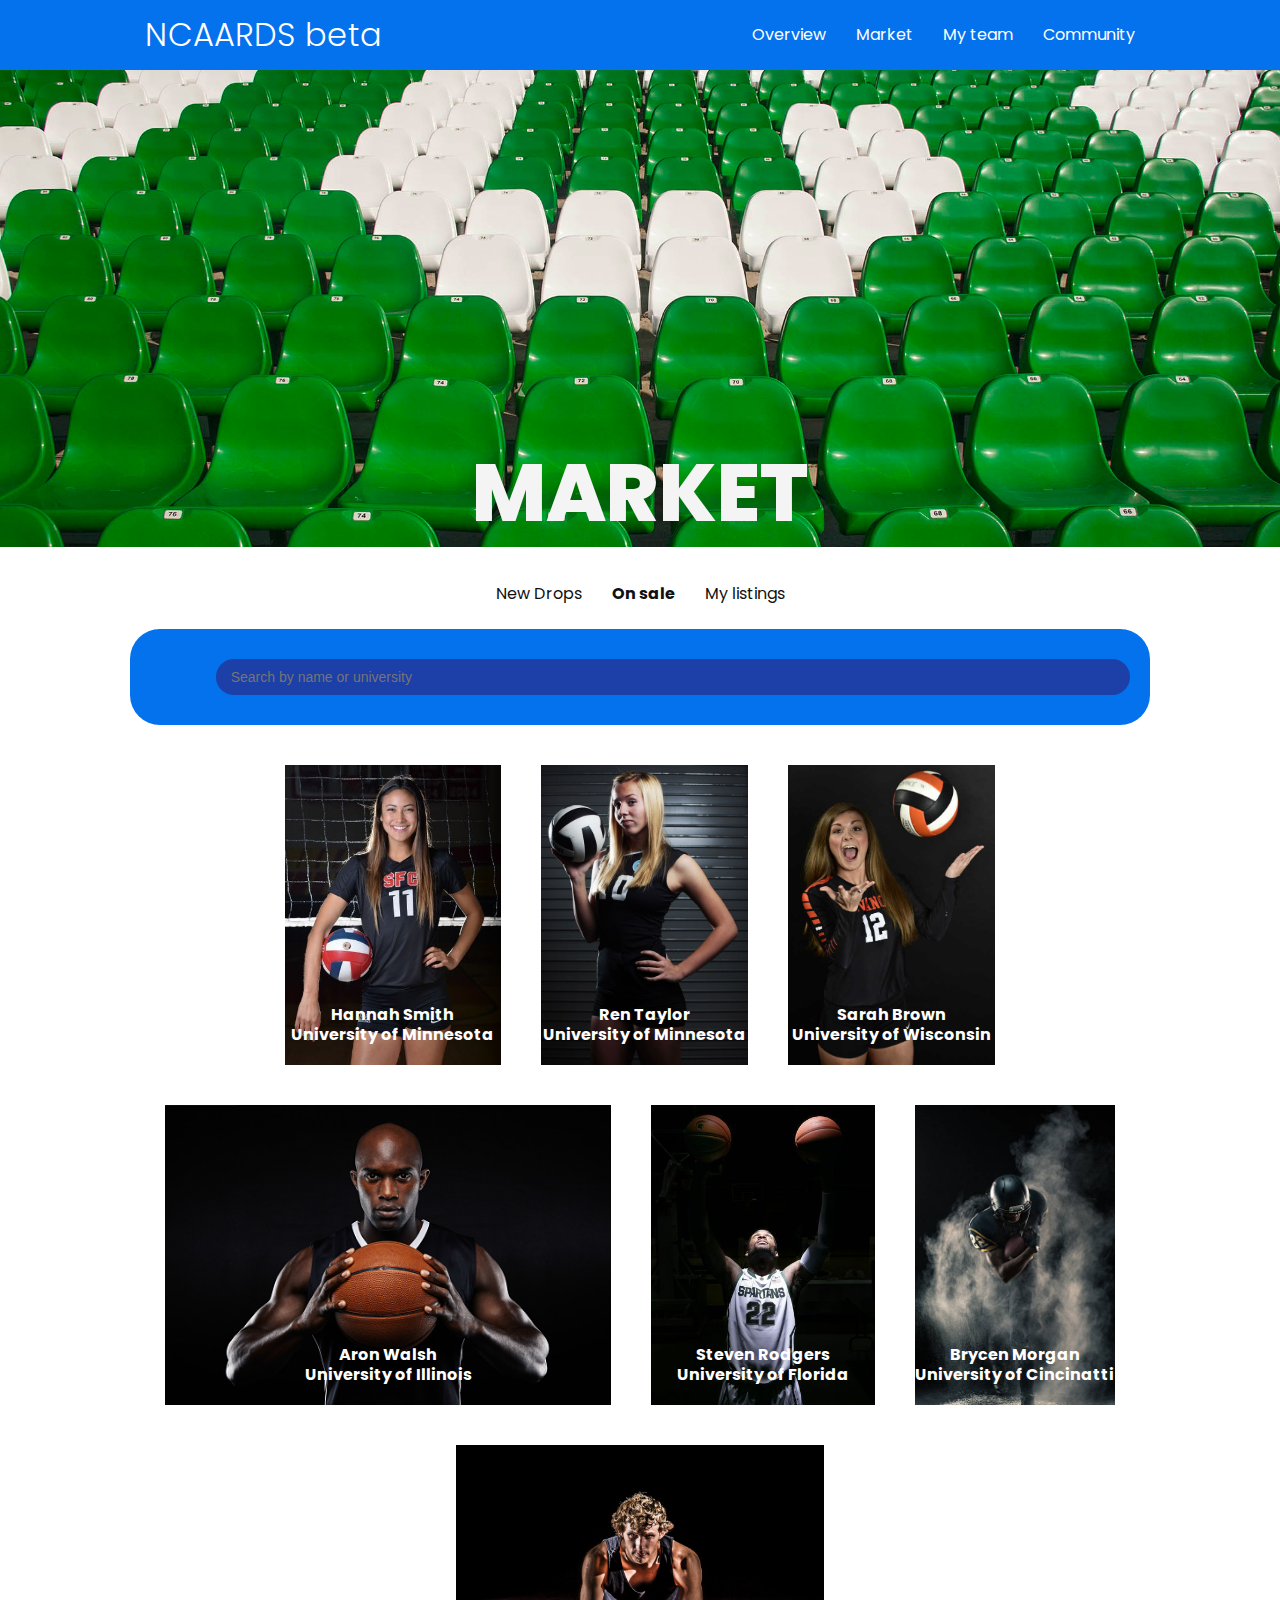
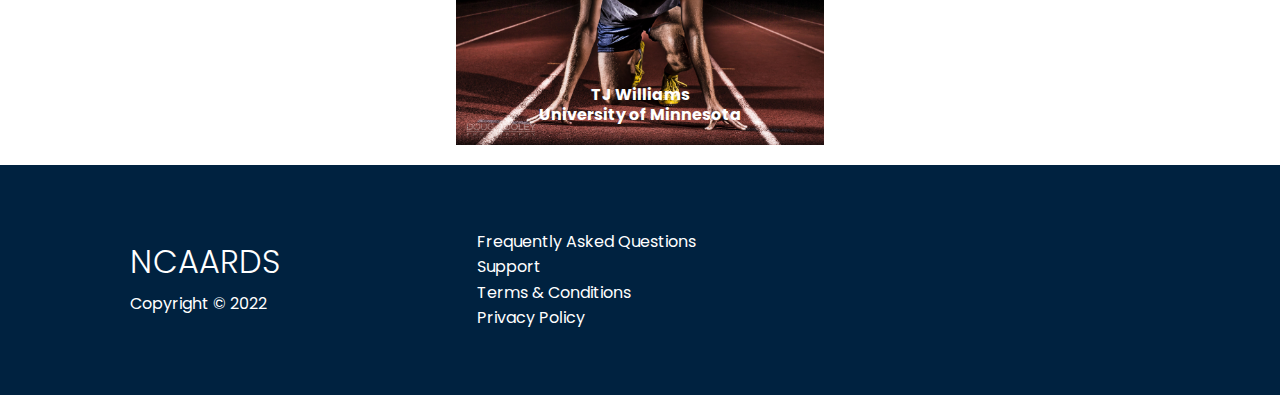
<file: onsale.html>
<!DOCTYPE html>
<html lang="en">
<head>
    <meta charset="UTF-8">
    <meta http-equiv="X-UA-Compatible" content="IE=edge">
    <meta name="viewport" content="width=device-width, initial-scale=1.0">
    <link rel="stylesheet" href="https://cdnjs.cloudflare.com/ajax/libs/font-awesome/6.0.0-beta3/css/all.min.css" integrity="sha512-Fo3rlrZj/k7ujTnHg4CGR2D7kSs0v4LLanw2qksYuRlEzO+tcaEPQogQ0KaoGN26/zrn20ImR1DfuLWnOo7aBA==" crossorigin="anonymous" referrerpolicy="no-referrer" />
    <link rel="stylesheet" href="css/utilities.css">
    <link rel="stylesheet" href="css/style.css">
    <link rel = "icon" href = "images/ball.png" type = "image">
    <title>NCAARDS beta | On sale</title>
</head>
<body>
    <div class="showcase">
        <!-- Navbar -->
        <div class="navbar">
            <div class="container flex">
                <h1 class="logo"><a href="index.html">NCAARDS beta</a></h1>
                <nav>
                    <ul>
                        <li><a href="overview.html">Overview</a></li>
                        <li><a href="market.html">Market</a></li>
                        <li><a href="myteam.html">My team</a></li>
                        <li><a href="community.html">Community</a></li>
                    </ul>
                </nav>
            </div>
            <div class="user"><i class="fa-regular fa-user fa-2x"></i></div>
        </div>
    
         <!-- Log in | Register -->
        <div class="showcase-form card">
            <h2>Log in <br><a href="register.html">Register</a></h2>
            <form name="contact" method="POST">                   
                <div class="form-control">
                    <input type="text" name="user" placeholder="User" required>
                </div>
                <div class="form-control">
                    <input type="text" name="password" placeholder="Password" required>
                </div>
                <input type="submit" value="Log In" class="btn btn-primary">
            </form>
        </div>
    </div>

    <!-- First pic -->
    <div class="first">
        <img src="images/seats.jpg" alt="">
        <div class="text-primary p-3">
            <h2 class="py-1">Market</h1>
        </div>
    </div>

    <!-- Navbar Market -->
    <div class="navbar navbar-market">
        <div class="container flex">
            <nav>
                <ul>
                    <li><a href="market.html">New Drops</a></li>
                    <li><a href="onsale.html" class="actual">On sale</a></li>
                    <li><a href="mylistings.html">My listings</a></li>
                </ul>
            </nav>
        </div>
        <div class="user"><i class="fa-regular fa-user fa-2x"></i></div>
    </div>

    <!-- Browser -->
    <section class="browser">
        <div class="container">
            <header class="header">
                <div class="grid">
                    <i class="fas fa-search fa-2x"></i>
                    <input type="text" id="filter" placeholder="Search by name or university" onkeyup="searchName()">
                </div>
            </header>
        </div>
    </section> 

    <!-- On sale -->
    <section class="drops">
        <div class="container">
            <ul id="myUL" class="items flex">
                <li class="item">
                    <img src="images/players/008.jpg" alt="">
                    <div class="name">Hannah Smith</div>
                    <div class="university">University of Minnesota</div>
                    <a href="#">Hannah Smith, University of Minnesota</a>
                    <div class="action">
                        <a href="items/sale008.html">Buy</a>
                    </div>
                </li>
                <li class="item">
                    <img src="images/players/009.jpg" alt="">
                    <div class="name">Ren Taylor</div>
                    <div class="university">University of Minnesota</div>
                    <a href="#">Ren Taylor, University of Minnesota</a>
                    <div class="action">
                        <a href="items/sale008.html">Buy</a>
                    </div>
                </li>
                <li class="item">
                    <img src="images/players/010.jpg" alt="">
                    <div class="name">Sarah Brown</div>
                    <div class="university">University of Wisconsin</div>
                    <a href="#">Sarah Brown, University of Wisconsin</a>
                    <div class="action">
                        <a href="items/sale008.html">Buy</a>
                    </div>
                </li>
                <li class="item">
                    <img src="images/players/011.jpg" alt="">
                    <div class="name">Aron Walsh</div>
                    <div class="university">University of Illinois</div>
                    <a href="#">Aron Walsh, University of Illinois</a>
                    <div class="action">
                        <a href="items/sale008.html">Buy</a>
                    </div>
                </li>
                <li class="item">
                    <img src="images/players/012.jpg" alt="">
                    <div class="name">Steven Rodgers</div>
                    <div class="university">University of Florida</div>
                    <a href="#">Steven Rodgers, University of Florida</a>
                    <div class="action">
                        <a href="items/sale008.html">Buy</a>
                    </div>
                </li>
                <li class="item">
                    <img src="images/players/013.jpg" alt="">
                    <div class="name">Brycen Morgan</div>
                    <div class="university">University of Cincinatti</div>
                    <a href="#">Brycen Morgan, University of Cincinatti</a>
                    <div class="action">
                        <a href="items/sale008.html">Buy</a>
                    </div>
                </li>
                <li class="item">
                    <img src="images/players/014.jpg" alt="">
                    <div class="name">TJ Williams</div>
                    <div class="university">University of Minnesota</div>
                    <a href="#">TJ Williams, University of Minnesota</a>
                    <div class="action">
                        <a href="items/sale008.html">Buy</a>
                    </div>
                </li>
            </ul>
        </div>
    </section>

    <!-- Footer -->
    <footer class="footer bg-dark py-5">
        <div class="container grid grid-3">
            <div>
                <h1>NCAARDS</h1>
                <p>Copyright &copy; 2022</p>
            </div>
            <nav>
                <ul>
                    <li><a href="#">Frequently Asked Questions</a></li>
                    <li><a href="#">Support</a></li>
                    <li><a href="#">Terms & Conditions</a></li>
                    <li><a href="#">Privacy Policy</a></li>
                </ul>
            </nav>
            <div class="social">
                <a href="#"><i class="fab fa-discord fa-2x"></i></a>
                <a href="#"><i class="fab fa-instagram fa-2x"></i></a>
                <a href="#"><i class="fab fa-twitter fa-2x"></i></a>
                <a href="#"><i class="fab fa-facebook fa-2x"></i></a>
            </div>
        </div>
    </footer>

    <script src="js/main.js"></script>
    <script src="js/timer.js"></script>
    <script src="js/search.js"></script>

</body>
</html>
</file>
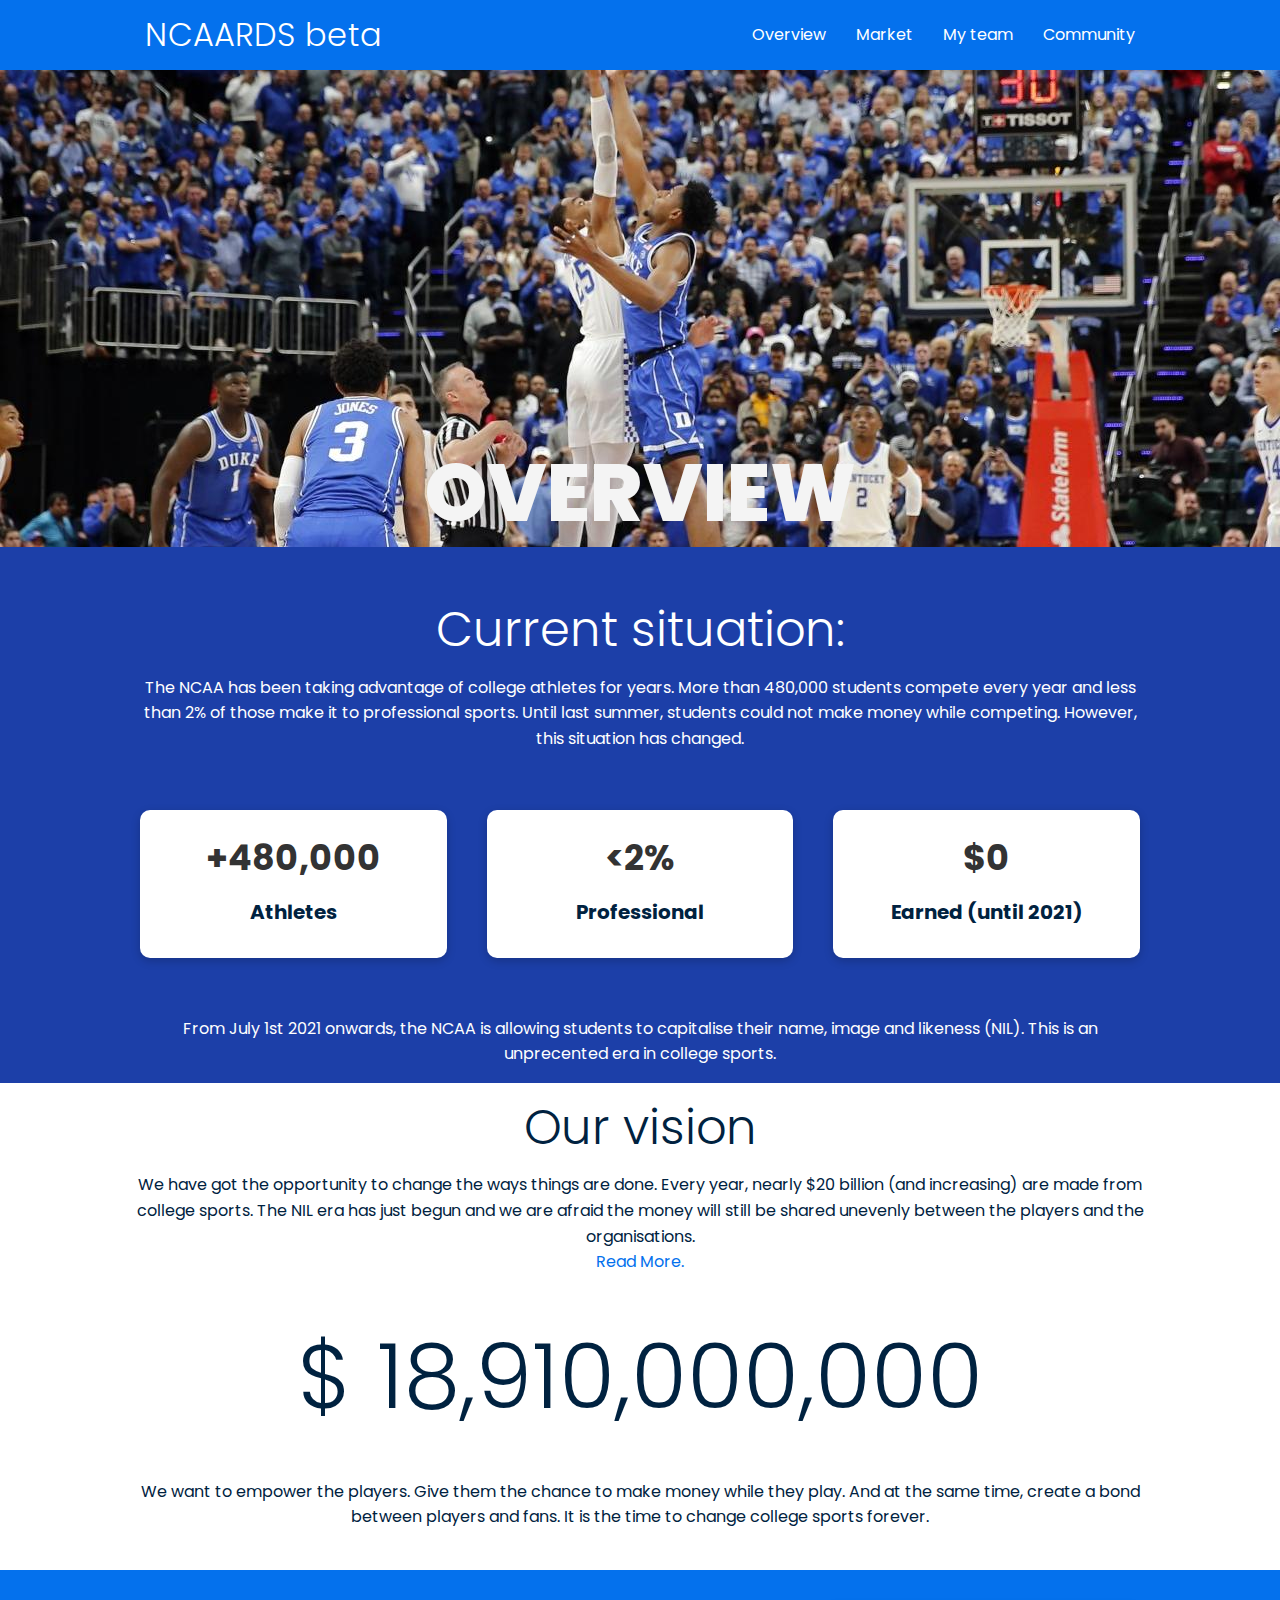
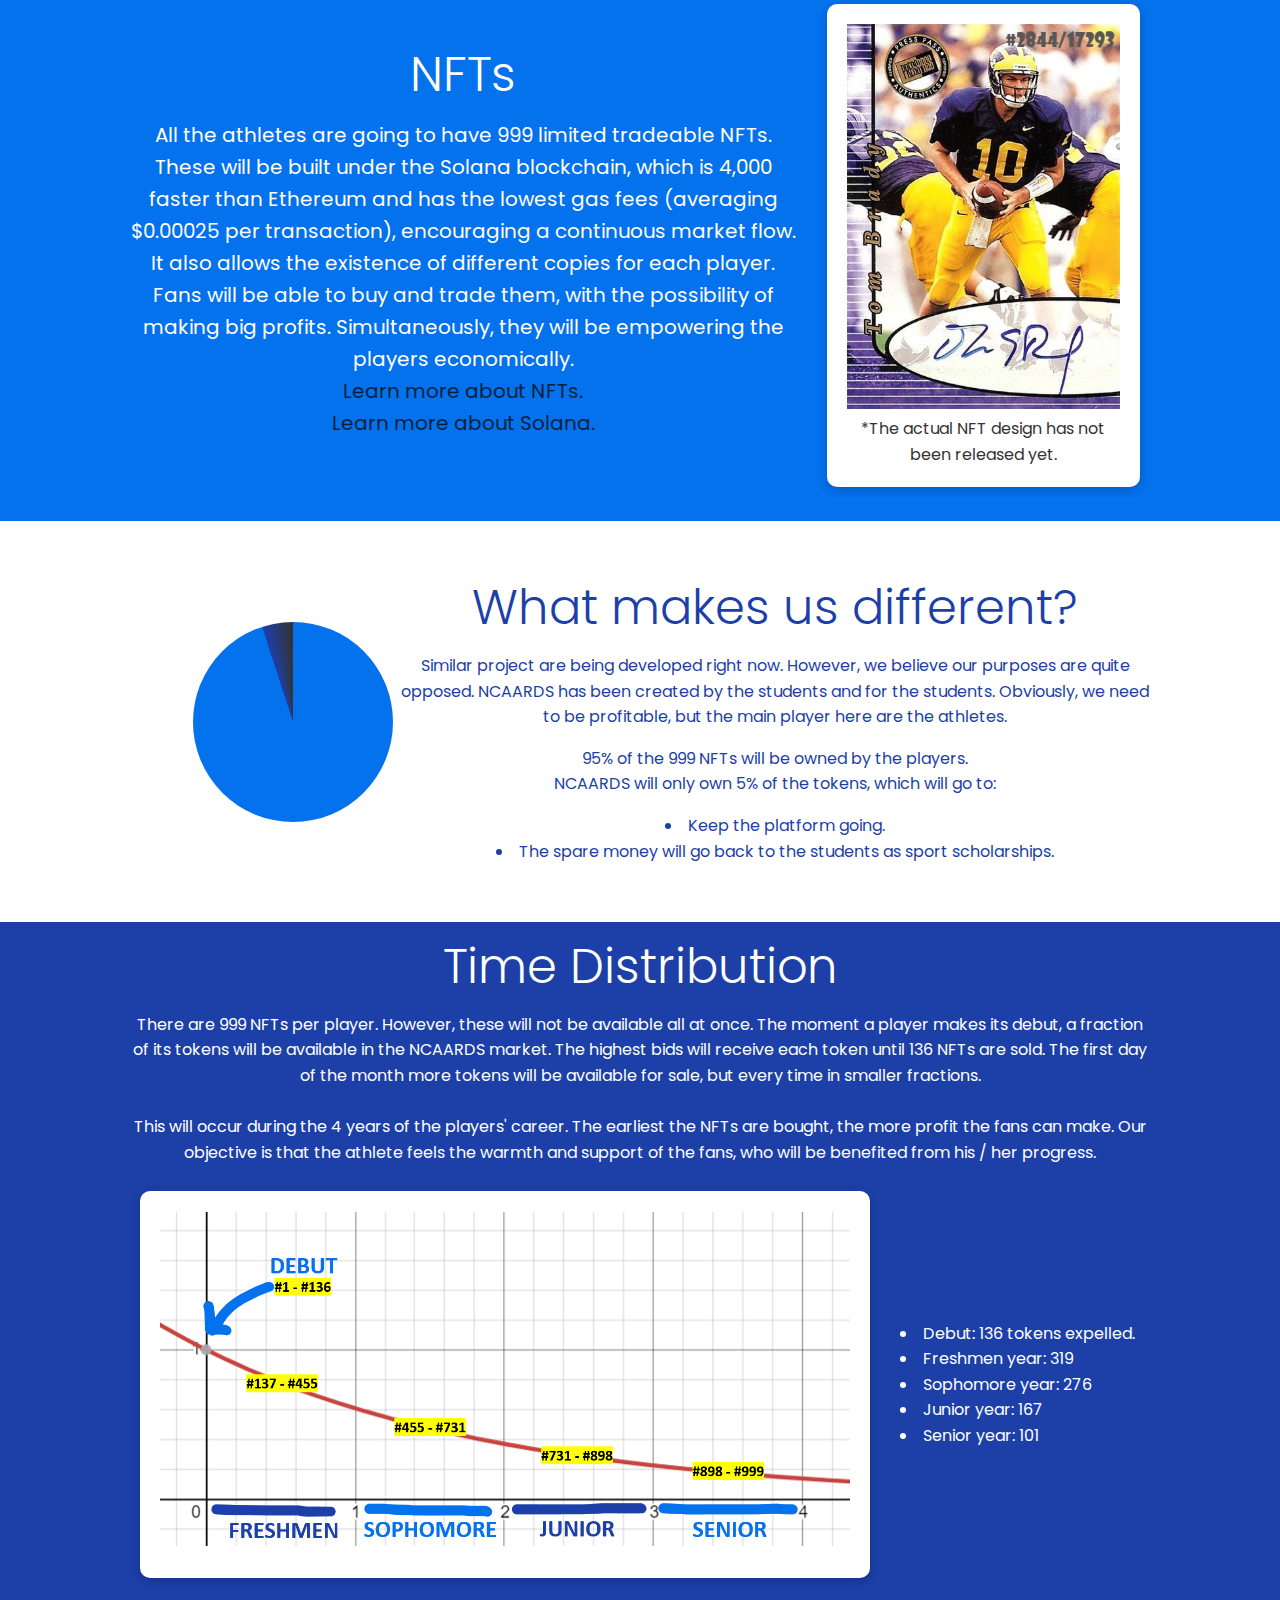
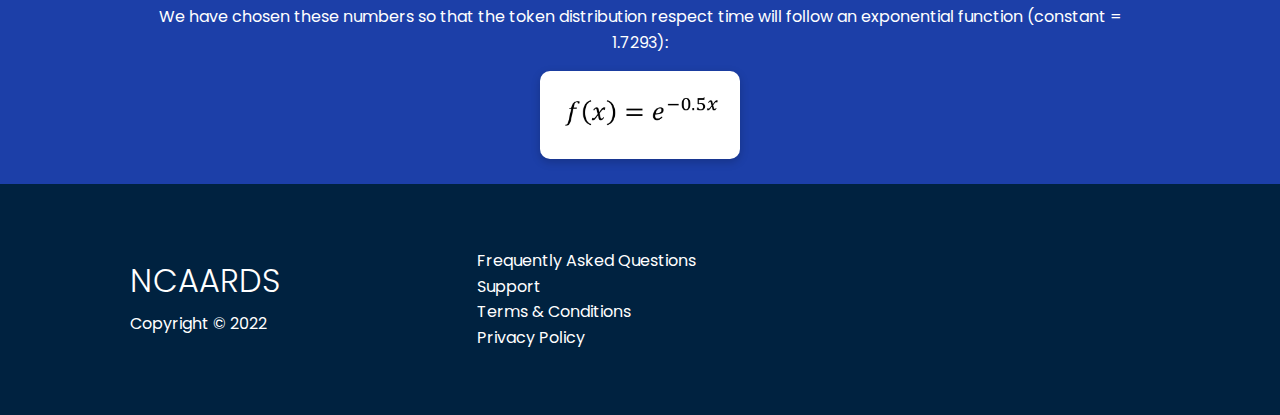
<file: overview.html>
<!DOCTYPE html>
<html lang="en">
<head>
    <meta charset="UTF-8">
    <meta http-equiv="X-UA-Compatible" content="IE=edge">
    <meta name="viewport" content="width=device-width, initial-scale=1.0">
    <link rel="stylesheet" href="https://cdnjs.cloudflare.com/ajax/libs/font-awesome/6.0.0-beta3/css/all.min.css" integrity="sha512-Fo3rlrZj/k7ujTnHg4CGR2D7kSs0v4LLanw2qksYuRlEzO+tcaEPQogQ0KaoGN26/zrn20ImR1DfuLWnOo7aBA==" crossorigin="anonymous" referrerpolicy="no-referrer" />
    <link rel="stylesheet" href="css/utilities.css">
    <link rel="stylesheet" href="css/style.css">
    <link rel = "icon" href = "images/ball.png" type = "image">
    <title>NCAARDS beta | Overview</title>
</head>
<body>
    <div class="showcase">
        <!-- Navbar -->
        <div class="navbar">
            <div class="container flex">
                <h1 class="logo"><a href="index.html">NCAARDS beta</a></h1>
                <nav>
                    <ul>
                        <li><a href="overview.html">Overview</a></li>
                        <li><a href="market.html">Market</a></li>
                        <li><a href="myteam.html">My team</a></li>
                        <li><a href="community.html">Community</a></li>
                    </ul>
                </nav>
            </div>
            <div class="user"><i class="fa-regular fa-user fa-2x"></i></div>
        </div>
    
         <!-- Log in | Register -->
        <div class="showcase-form card">
            <h2>Log in <br><a href="register.html">Register</a></h2>
            <form name="contact" method="POST">                   
                <div class="form-control">
                    <input type="text" name="user" placeholder="User" required>
                </div>
                <div class="form-control">
                    <input type="text" name="password" placeholder="Password" required>
                </div>
                <input type="submit" value="Log In" class="btn btn-primary">
            </form>
        </div>
    </div>

    <!-- First pic -->
    <div class="first">
        <img src="images/basket.jpg" alt="">
        <div class="text-primary p-3">
            <h2 class="py-1">Overview</h1>
        </div>
    </div>

    <!-- Situation -->
    <section class="showcase situation">
        <div class="container">
            <h2 class="situation-heading text-center lg my-1">
                <br> Current situation:
            </h2>
            <p class="text-center my-1">
                The NCAA has been taking advantage of college athletes for years. 
                More than 480,000 students compete every year and less than 2% of those make it to professional sports.
                Until last summer, students could not make money while competing.
                However, this situation has changed.
            </p>

            <div class="grid grid-3 text-center my-4">
                <div class="card">
                    <i class="fas fa-user-graduate fa-3x"></i>
                    <h3>+480,000</h3>
                    <p class="text-dark">Athletes</p>
                </div>
                <div class="card">
                    <i class="fas fa-football-ball fa-3x"></i>
                    <h3><2%</h3>
                    <p class="text-dark">Professional</p>
                </div>
                <div class="card">
                    <i class="fas fa-money-bill fa-3x"></i>
                    <h3>$0</h3>
                    <p class="text-dark">Earned (until 2021)</p>
                </div>
            </div>

            <p class="text-center my-1">
                From July 1st 2021 onwards, the NCAA is allowing students to
                capitalise their name, image and likeness (NIL).
                This is an unprecented era in college sports.
            </p>
        </div>
    </section>

    <!-- Perspective -->
    <section class="showcase perspective">
        <div class="container">
            <h2 class="text-center lg my-1">
                Our vision
            </h2>
            <p class="text-center my-1">
                We have got the opportunity to change the ways things are done.
                Every year, nearly $20 billion (and increasing) are made from college sports.
                The NIL era has just begun and we are afraid the money will still be shared unevenly between the players and the organisations.
                <br><a href="https://www.statista.com/chart/25236/ncaa-athletic-department-revenue/"
                target="_blank">
                    Read More.
                </a>
            </p>
            
            <h1 class="container text-center perspective-data py-3">$ 18,910,000,000</h1>

            <p class="text-center my-1">
                We want to empower the players. 
                Give them the chance to make money while they play.
                And at the same time, create a bond between players and fans.
                It is the time to change college sports forever.
            </p>
        </div>
    </section>

    <!-- Modus operandi -->
    <section class="modusoperandi bg-primary my-2 py-2">
        <div class="container grid">
            <div class="text-center">
                <h2 class="lg">NFTs</h2>
                <p class="lead my-1">
                    All the athletes are going to have 999 limited tradeable NFTs.
                    These will be built under the Solana blockchain,
                    which is 4,000 faster than Ethereum and
                    has the lowest gas fees (averaging $0.00025 per transaction),
                    encouraging a continuous market flow.
                    It also allows the existence of different copies for each player.
                    Fans will be able to buy and trade them, with the possibility of making big profits.
                    Simultaneously, they will be empowering the players economically.    
                    <br><a href="https://www.forbes.com/advisor/investing/nft-non-fungible-token/" target="_blank">
                    Learn more about NFTs.
                    </a>  
                    <br><a href="https://solana.com/" target="_blank">
                        Learn more about Solana.
                    </a>  
                </p>
            </div>
            <div class="card">
                <img src="images/nftexample.jpg" alt="">
                <div class="text-center sm">
                    *The actual NFT design has not been released yet.
                </div>
            </div>
        </div>
    </section>

    <!-- Difference -->
    <section class="difference bg-primary my-2 py-2">
        <div class="container grid">
            <div class="pie"></div>
            <div class="text-center">
                <h2 class="lg">What makes us different?</h2>
                <p class="sm my-1">
                    Similar project are being developed right now.
                    However, we believe our purposes are quite opposed.
                    NCAARDS has been created by the students and for the students.
                    Obviously, we need to be profitable, but the main player here are the athletes.
                </p>
                <p class="sm my-1">
                    95% of the 999 NFTs will be owned by the players.
                    <br> NCAARDS will only own 5% of the tokens, which will go to:
                    <ul>
                        <li>Keep the platform going.</li>
                        <li>The spare money will go back to the students
                             as sport scholarships. </li>
                    </ul>

                </p>
            </div>
        </div>
    </section>

    <!-- Distribution -->
    <section class="showcase distribution">
        <div class="container">
            <h2 class="distribution-heading text-center lg my-1">
                Time Distribution
            </h2>
            <p class="text-center my-1">
                There are 999 NFTs per player.
                However, these will not be available all at once.
                The moment a player makes its debut, a fraction of 
                its tokens will be available in the NCAARDS market.
                The highest bids will receive each token until 136 NFTs are sold.
                The first day of the month more tokens will be available for sale,
                but every time in smaller fractions. 
                <br><br> This will occur during the 4 years of the players' career.
                The earliest the NFTs are bought, the more profit the fans can make.
                Our objective is that the athlete feels the warmth and 
                support of the fans, who will be benefited from his / her progress.
            </p>
            <div class="grid">
                <div class="card exponential">
                    <img src="images/function2.PNG" alt="">       
                </div> 
                
                <ul>   
                    <li>Debut: 136 tokens expelled.</li>
                    <li>Freshmen year: 319</li>
                    <li>Sophomore year: 276</li>
                    <li>Junior year: 167</li>
                    <li>Senior year: 101</li>
                </ul>
            </div>          
            <p class="text-center my-1">
                We have chosen these numbers so that
                the token distribution respect time will follow an 
                exponential function (constant = 1.7293):
            </p>
            <div class="card formula">
                <img src="images/exponential.PNG" alt="">       
            </div> <br>
        </div>
    </section>

    <!-- Footer -->
    <footer class="footer bg-dark py-5">
        <div class="container grid grid-3">
            <div>
                <h1>NCAARDS</h1>
                <p>Copyright &copy; 2022</p>
            </div>
            <nav>
                <ul>
                    <li><a href="#">Frequently Asked Questions</a></li>
                    <li><a href="#">Support</a></li>
                    <li><a href="#">Terms & Conditions</a></li>
                    <li><a href="#">Privacy Policy</a></li>
                </ul>
            </nav>
            <div class="social">
                <a href="#"><i class="fab fa-discord fa-2x"></i></a>
                <a href="#"><i class="fab fa-instagram fa-2x"></i></a>
                <a href="#"><i class="fab fa-twitter fa-2x"></i></a>
                <a href="#"><i class="fab fa-facebook fa-2x"></i></a>
            </div>
        </div>
    </footer>

    <script src="js/main.js"></script>

</body>
</html>
</file>
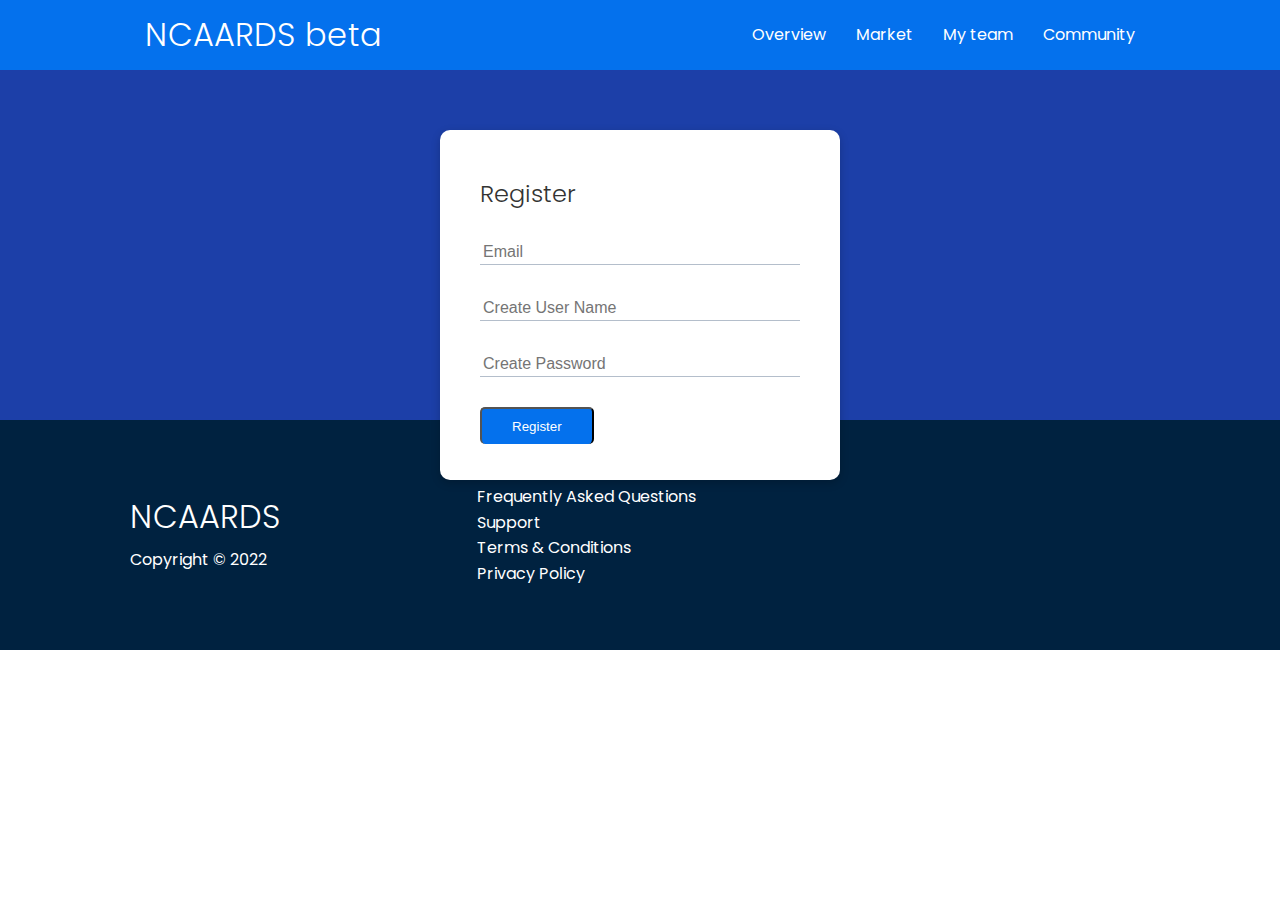
<file: register.html>
<!DOCTYPE html>
<html lang="en">
<head>
    <meta charset="UTF-8">
    <meta http-equiv="X-UA-Compatible" content="IE=edge">
    <meta name="viewport" content="width=device-width, initial-scale=1.0">
    <link rel="stylesheet" href="https://cdnjs.cloudflare.com/ajax/libs/font-awesome/6.0.0-beta3/css/all.min.css" integrity="sha512-Fo3rlrZj/k7ujTnHg4CGR2D7kSs0v4LLanw2qksYuRlEzO+tcaEPQogQ0KaoGN26/zrn20ImR1DfuLWnOo7aBA==" crossorigin="anonymous" referrerpolicy="no-referrer" />
    <link rel="stylesheet" href="css/utilities.css">
    <link rel="stylesheet" href="css/style.css">
    <link rel = "icon" href = "images/ball.png" type = "image">
    <title>NCAARDS beta | Register</title>
</head>
<body>
    <div class="showcase">
        <!-- Navbar -->
        <div class="navbar">
            <div class="container flex">
                <h1 class="logo"><a href="index.html">NCAARDS beta</a></h1>
                <nav>
                    <ul>
                        <li><a href="overview.html">Overview</a></li>
                        <li><a href="market.html">Market</a></li>
                        <li><a href="myteam.html">My team</a></li>
                        <li><a href="community.html">Community</a></li>
                    </ul>
                </nav>
            </div>
            <div class="user"><i class="fa-regular fa-user fa-2x"></i></div>
        </div>

        <!-- Log in | Register -->
        <div class="showcase-form card active">
            <h2>Register</a></h2>
            <form name="contact" method="POST"> 
                <div class="form-control">
                    <input type="email" name="email" placeholder="Email" required>
                </div>                  
                <div class="form-control">
                    <input type="text" name="user" placeholder="Create User Name" required>
                </div>
                <div class="form-control">
                    <input type="text" name="password" placeholder="Create Password" required>
                </div>
                <input type="submit" value="Register" class="btn btn-primary">
            </form>
        </div>
    </div>

    <!-- Footer -->
    <footer class="footer bg-dark py-5">
        <div class="container grid grid-3">
            <div>
                <h1>NCAARDS</h1>
                <p>Copyright &copy; 2022</p>
            </div>
            <nav>
                <ul>
                    <li><a href="#">Frequently Asked Questions</a></li>
                    <li><a href="#">Support</a></li>
                    <li><a href="#">Terms & Conditions</a></li>
                    <li><a href="#">Privacy Policy</a></li>
                </ul>
            </nav>
            <div class="social">
                <a href="#"><i class="fab fa-discord fa-2x"></i></a>
                <a href="#"><i class="fab fa-instagram fa-2x"></i></a>
                <a href="#"><i class="fab fa-twitter fa-2x"></i></a>
                <a href="#"><i class="fab fa-facebook fa-2x"></i></a>
            </div>
        </div>
    </footer>

    <script src="js/main.js"></script>

</body>
</html>
</file>
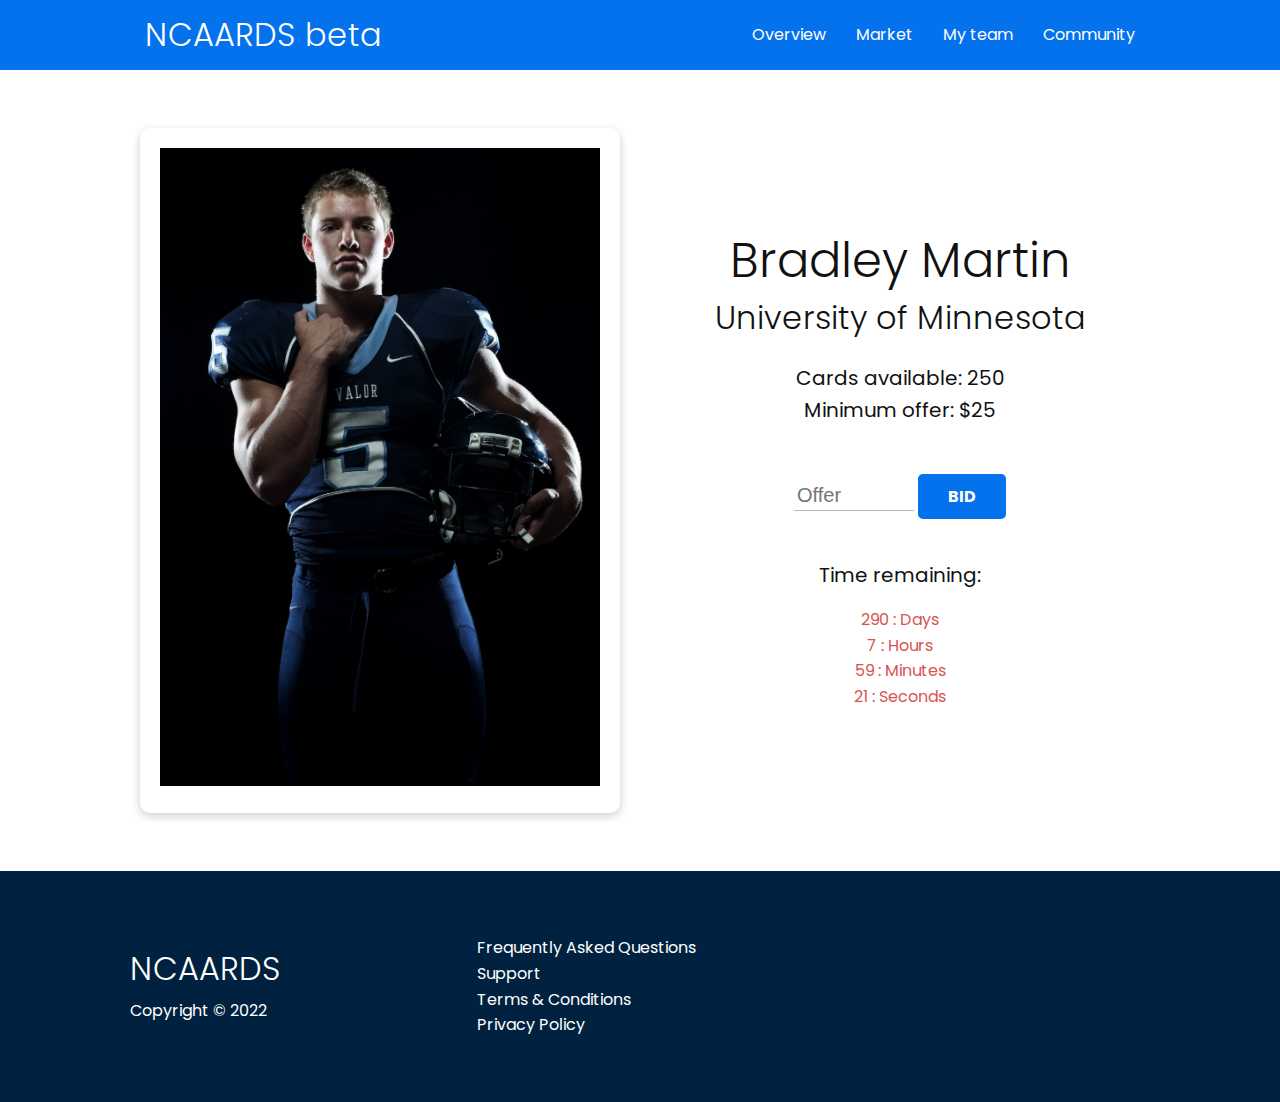
<file: items/drop001.html>
<!DOCTYPE html>
<html lang="en">
<head>
    <meta charset="UTF-8">
    <meta http-equiv="X-UA-Compatible" content="IE=edge">
    <meta name="viewport" content="width=device-width, initial-scale=1.0">
    <link rel="stylesheet" href="https://cdnjs.cloudflare.com/ajax/libs/font-awesome/6.0.0-beta3/css/all.min.css" integrity="sha512-Fo3rlrZj/k7ujTnHg4CGR2D7kSs0v4LLanw2qksYuRlEzO+tcaEPQogQ0KaoGN26/zrn20ImR1DfuLWnOo7aBA==" crossorigin="anonymous" referrerpolicy="no-referrer" />
    <link rel="stylesheet" href="../css/utilities.css">
    <link rel="stylesheet" href="../css/style.css">
    <link rel = "icon" href = "../images/ball.png" type = "image">
    <title>NCAARDS beta | Drop</title>
</head>
<body>
    <div class="showcase">
        <!-- Navbar -->
        <div class="navbar">
            <div class="container flex">
                <h1 class="logo"><a href="../index.html">NCAARDS beta</a></h1>
                <nav>
                    <ul>
                        <li><a href="../overview.html">Overview</a></li>
                        <li><a href="../market.html">Market</a></li>
                        <li><a href="../myteam.html">My team</a></li>
                        <li><a href="../community.html">Community</a></li>
                    </ul>
                </nav>
            </div>
            <div class="user"><i class="fa-regular fa-user fa-2x"></i></div>
        </div>
    </div>

    <!-- Buy Window -->
    <section class="buy bg-primary my-2 py-2">
        <div class="container grid">
            <div class="card">
                <img src="../images/players/001.jpg" alt="">
                <div class="text-center sm">
                </div>
            </div>
            <div class="text-center">
                <h2 class="lg">Bradley Martin</h2>
                <h2 class="md">University of Minnesota</h2>
                <p class="lead my-2">
                    Cards available: 250
                    <br>Minimum offer: $25
                </p>
                <div class="grid-3 py-2">
                    <input type="number" name="price" placeholder="Offer" required>
                    <div class="btn"><a href="../market.html">BID</a></div>
                </div>
                 
                <p class="countdown lead my-1">
                    Time remaining:  
                    <div class="countdown flex">
                        <ul>
                          <li><span id="days"></span> : Days</li>
                          <li><span id="hours"></span> : Hours</li>
                          <li><span id="minutes"></span> : Minutes</li>
                          <li><span id="seconds"></span> : Seconds</li>
                        </ul>
                    </div>
                </p>
            </div>
        </div>
    </section>

    <!-- Footer -->
    <footer class="footer bg-dark py-5">
        <div class="container grid grid-3">
            <div>
                <h1>NCAARDS</h1>
                <p>Copyright &copy; 2022</p>
            </div>
            <nav>
                <ul>
                    <li><a href="#">Frequently Asked Questions</a></li>
                    <li><a href="#">Support</a></li>
                    <li><a href="#">Terms & Conditions</a></li>
                    <li><a href="#">Privacy Policy</a></li>
                </ul>
            </nav>
            <div class="social">
                <a href="#"><i class="fab fa-discord fa-2x"></i></a>
                <a href="#"><i class="fab fa-instagram fa-2x"></i></a>
                <a href="#"><i class="fab fa-twitter fa-2x"></i></a>
                <a href="#"><i class="fab fa-facebook fa-2x"></i></a>
            </div>
        </div>
    </footer>

    <script src="../js/main.js"></script>
    <script src="../js/timer.js"></script>

</body>
</html>
</file>
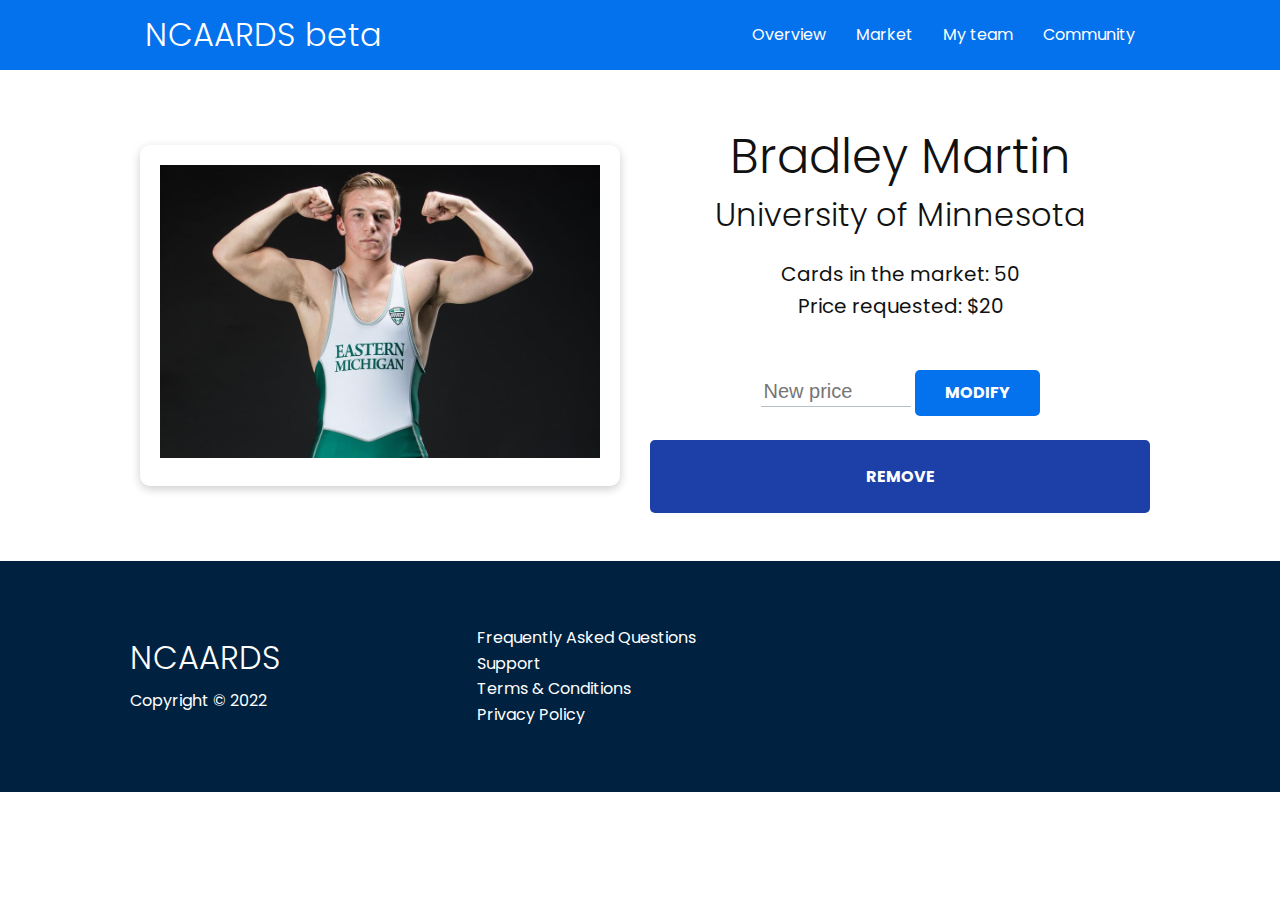
<file: items/listings015.html>
<!DOCTYPE html>
<html lang="en">
<head>
    <meta charset="UTF-8">
    <meta http-equiv="X-UA-Compatible" content="IE=edge">
    <meta name="viewport" content="width=device-width, initial-scale=1.0">
    <link rel="stylesheet" href="https://cdnjs.cloudflare.com/ajax/libs/font-awesome/6.0.0-beta3/css/all.min.css" integrity="sha512-Fo3rlrZj/k7ujTnHg4CGR2D7kSs0v4LLanw2qksYuRlEzO+tcaEPQogQ0KaoGN26/zrn20ImR1DfuLWnOo7aBA==" crossorigin="anonymous" referrerpolicy="no-referrer" />
    <link rel="stylesheet" href="../css/utilities.css">
    <link rel="stylesheet" href="../css/style.css">
    <link rel = "icon" href = "../images/ball.png" type = "image">
    <title>NCAARDS beta | My listing</title>
</head>
<body>
    <div class="showcase">
        <!-- Navbar -->
        <div class="navbar">
            <div class="container flex">
                <h1 class="logo"><a href="../index.html">NCAARDS beta</a></h1>
                <nav>
                    <ul>
                        <li><a href="../overview.html">Overview</a></li>
                        <li><a href="../market.html">Market</a></li>
                        <li><a href="../myteam.html">My team</a></li>
                        <li><a href="../community.html">Community</a></li>
                    </ul>
                </nav>
            </div>
            <div class="user"><i class="fa-regular fa-user fa-2x"></i></div>
        </div>
    </div>

    <!-- Buy Window -->
    <section class="buy listings bg-primary my-2 py-2">
        <div class="container grid">
            <div class="card">
                <img src="../images/players/015.jpg" alt="">
                <div class="text-center sm">
                </div>
            </div>
            <div class="text-center">
                <h2 class="lg">Bradley Martin</h2>
                <h2 class="md">University of Minnesota</h2>
                <p class="lead my-2">
                    Cards in the market: 50
                    <br>Price requested: $20
                </p>
                <div class="grid-3 py-2">
                    <input type="number" name="price" placeholder="New price" required>
                    <div class="btn"><a href="../market.html">MODIFY</a></div>
                </div>
                <div class="btn btn-secondary py-2 flex"><a href="../market.html">REMOVE</a></div>
            </div>
        </div>
    </section>

    <!-- Footer -->
    <footer class="footer bg-dark py-5">
        <div class="container grid grid-3">
            <div>
                <h1>NCAARDS</h1>
                <p>Copyright &copy; 2022</p>
            </div>
            <nav>
                <ul>
                    <li><a href="#">Frequently Asked Questions</a></li>
                    <li><a href="#">Support</a></li>
                    <li><a href="#">Terms & Conditions</a></li>
                    <li><a href="#">Privacy Policy</a></li>
                </ul>
            </nav>
            <div class="social">
                <a href="#"><i class="fab fa-discord fa-2x"></i></a>
                <a href="#"><i class="fab fa-instagram fa-2x"></i></a>
                <a href="#"><i class="fab fa-twitter fa-2x"></i></a>
                <a href="#"><i class="fab fa-facebook fa-2x"></i></a>
            </div>
        </div>
    </footer>

    <script src="../js/main.js"></script>
    <script src="../js/timer.js"></script>

</body>
</html>
</file>
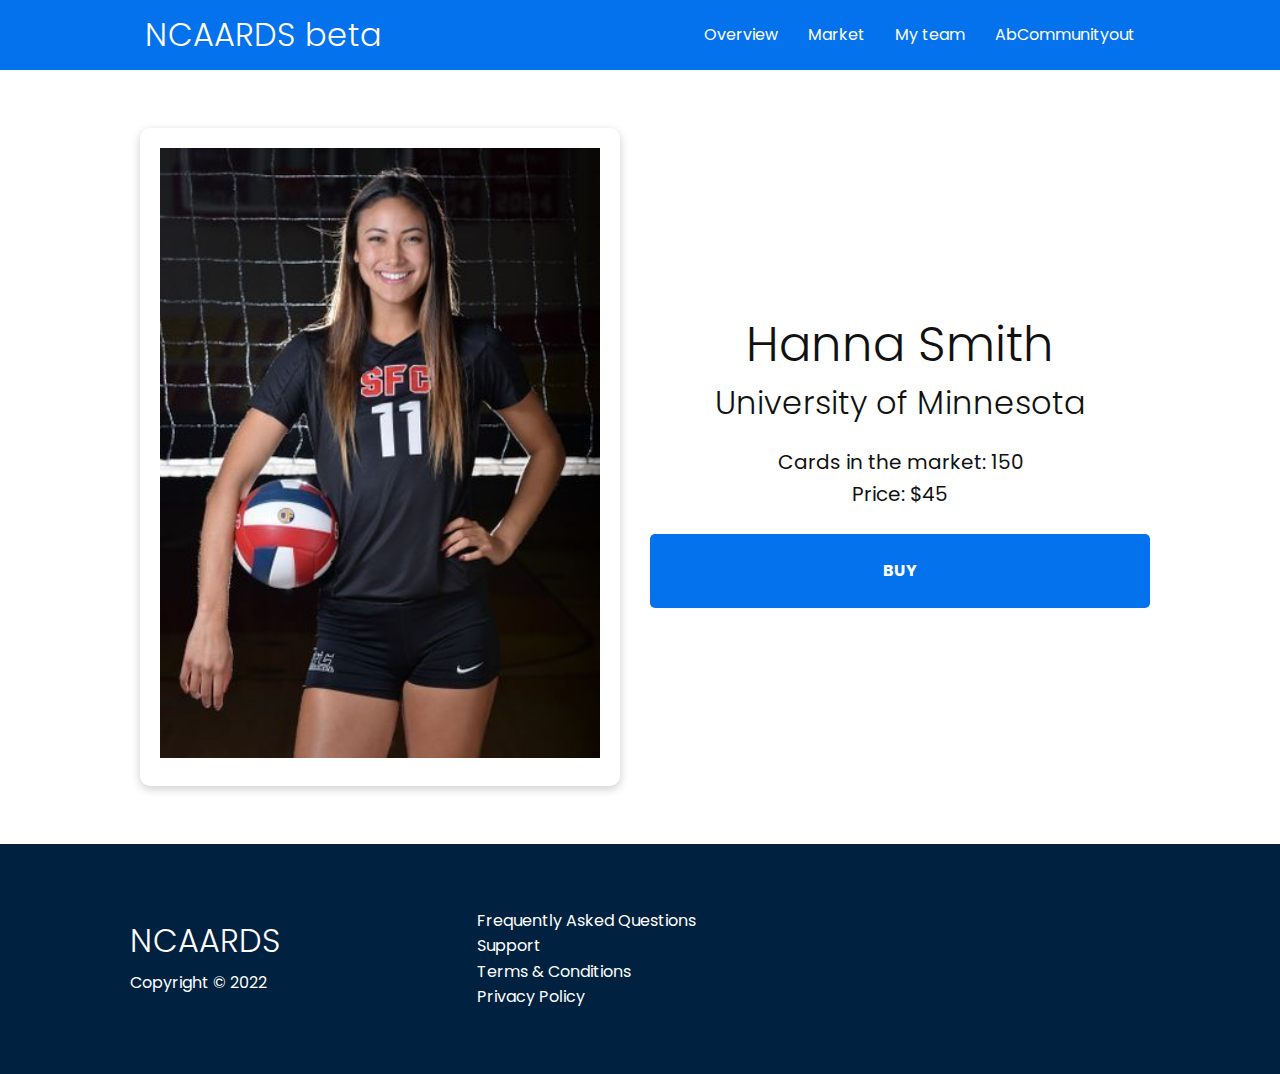
<file: items/sale008.html>
<!DOCTYPE html>
<html lang="en">
<head>
    <meta charset="UTF-8">
    <meta http-equiv="X-UA-Compatible" content="IE=edge">
    <meta name="viewport" content="width=device-width, initial-scale=1.0">
    <link rel="stylesheet" href="https://cdnjs.cloudflare.com/ajax/libs/font-awesome/6.0.0-beta3/css/all.min.css" integrity="sha512-Fo3rlrZj/k7ujTnHg4CGR2D7kSs0v4LLanw2qksYuRlEzO+tcaEPQogQ0KaoGN26/zrn20ImR1DfuLWnOo7aBA==" crossorigin="anonymous" referrerpolicy="no-referrer" />
    <link rel="stylesheet" href="../css/utilities.css">
    <link rel="stylesheet" href="../css/style.css">
    <link rel = "icon" href = "../images/ball.png" type = "image">
    <title>NCAARDS beta | On sale</title>
</head>
<body>
    <div class="showcase">
        <!-- Navbar -->
        <div class="navbar">
            <div class="container flex">
                <h1 class="logo"><a href="../index.html">NCAARDS beta</a></h1>
                <nav>
                    <ul>
                        <li><a href="../overview.html">Overview</a></li>
                        <li><a href="../market.html">Market</a></li>
                        <li><a href="../myteam.html">My team</a></li>
                        <li><a href="../community.html">AbCommunityout</a></li>
                    </ul>
                </nav>
            </div>
            <div class="user"><i class="fa-regular fa-user fa-2x"></i></div>
        </div>
    </div>

    <!-- Buy Window -->
    <section class="buy sale bg-primary my-2 py-2">
        <div class="container grid">
            <div class="card">
                <img src="../images/players/008.jpg" alt="">
                <div class="text-center sm">
                </div>
            </div>
            <div class="text-center">
                <h2 class="lg">Hanna Smith</h2>
                <h2 class="md">University of Minnesota</h2>
                <p class="lead my-2">
                    Cards in the market: 150
                    <br>Price: $45
                </p>
                <div class="btn py-2 flex"><a href="../market.html">BUY</a></div>
            </div>
        </div>
    </section>

    <!-- Footer -->
    <footer class="footer bg-dark py-5">
        <div class="container grid grid-3">
            <div>
                <h1>NCAARDS</h1>
                <p>Copyright &copy; 2022</p>
            </div>
            <nav>
                <ul>
                    <li><a href="#">Frequently Asked Questions</a></li>
                    <li><a href="#">Support</a></li>
                    <li><a href="#">Terms & Conditions</a></li>
                    <li><a href="#">Privacy Policy</a></li>
                </ul>
            </nav>
            <div class="social">
                <a href="#"><i class="fab fa-discord fa-2x"></i></a>
                <a href="#"><i class="fab fa-instagram fa-2x"></i></a>
                <a href="#"><i class="fab fa-twitter fa-2x"></i></a>
                <a href="#"><i class="fab fa-facebook fa-2x"></i></a>
            </div>
        </div>
    </footer>

    <script src="../js/main.js"></script>
    <script src="../js/timer.js"></script>

</body>
</html>
</file>
<file: css/utilities.css>
.container {
    max-width: 1100px;
    margin: 0 auto;
    overflow: auto;
    padding: 0 40px;
}

.card {
    background-color: #fff;
    color: #333;
    border-radius: 10px;
    box-shadow: 0 3px 10px rgba(0,0,0,0.2);
    padding: 20px;
    margin: 10px;
}

.btn {
    display: inline-block;
    padding: 10px 30px;
    cursor: pointer;
    background: var(--primary-color);
    color: #fff;
    border-bottom: none;
    border-radius: 5px;
}

.btn-outline {
    background-color: transparent;
    border: 1px #fff solid;
}

.btn:hover {
    transform: scale(0.98);
}

/* Backgrounds & colored buttons */
.bg-primary,
.btn-primary {
    background-color: var(--primary-color);
    color: #fff;
}

.bg-secondary,
.btn-secondary {
    background-color: var(--secondary-color);
    color: #fff;
}

.bg-dark,
.btn-dark {
    background-color: var(--dark-color);
    color: #fff;
}

.bg-light,
.btn-light {
    background-color: var(--light-color);
    color: #333;
}

.bg-primary a,
.btn-primary a,
.bg-secondary a,
.btn-secondary a,
.bg-dark a,
.btn-dark a {
    color: #fff;
}

/* Text colors */
.text-primary {
    color: var(--primary-color);
}

.text-secondary {
    color: var(--secondary-color);
}

.text-dark {
    color: var(--dark-color);
}

.text-light {
    color: var(--light-color);
}

/* Text sizes */
.lead {
    font-size: 20px;
}

.sm {
    font-size: 1rem;
}

.md {
    font-size: 2rem;
}

.lg {
    font-size: 3rem;
}

.xl {
    font-size: 4rem;
}

.text-center {
    text-align: center;
}

/* Alert */
.alert {
    background-color: var(--light-color);
    padding: 10px 20px;
    font-weight: bold;
    margin: 15px 0;
}

.alert i {
    margin-right: 10px;
}

.alert-success {
    background-color: var(--success-color);
    color: #fff;
}

.alert-error {
    background-color: var(--error-color);
    color: #fff;
}

.flex {
    display: flex;
    justify-content: center;
    align-items: center;
    height: 100%;
}

.grid {
    display: grid;
    grid-template-columns: repeat(2, 1fr);
    gap: 20px;
    justify-content: center;
    align-items: center;
    height: 100%;
}

.grid-3 {
    grid-template-columns: repeat(3, 1fr);
}

/* Margin */
.my-1 {
    margin: 1rem 0;
}

.my-2 {
    margin: 1.5rem 0;
}

.my-3 {
    margin: 2rem 0;
}

.my-4 {
    margin: 3rem 0;
}

.my-5 {
    margin: 4rem 0;
}

.m-1 {
    margin: 1rem;
}

.m-2 {
    margin: 1.5rem;
}

.m-3 {
    margin: 2rem;
}

.m-4 {
    margin: 3rem;
}

.m-5 {
    margin: 4rem;
}

/* Padding */
.py-1 {
    padding: 1rem 0;
}

.py-2 {
    padding: 1.5rem 0;
}

.py-3 {
    padding: 2rem 0;
}

.py-4 {
    padding: 3rem 0;
}

.py-5 {
    padding: 4rem 0;
}

.p-1 {
    padding: 1rem;
}

.p-2 {
    padding: 1.5rem;
}

.p-3 {
    padding: 2rem;
}

.p-4 {
    padding: 3rem;
}

.p-5 {
    padding: 4rem;
}
</file>
<file: css/style.css>
@import url('https://fonts.googleapis.com/css?family=Poppins:200,300,400,500,600,700,800,900&display=swap');

:root {
    --primary-color: #0471ed;
    --secondary-color: #1c3fa8;
    --dark-color: #002240;
    --light-color: #f4f4f4;
    --success-color: #5cb85c;
    --error-color: #d9534f;
}

* {
    box-sizing: border-box;
    padding: 0;
    margin: 0;
}

body {
    font-family: 'Poppins', sans-serif;
    color: #333;
    line-height: 1.6;
}

ul {
    list-style-type: none;
}

li {
    list-style: none;
}

a {
    text-decoration: none;
    color: #333;
}

h1, 
h2 {
    font-weight: 300;
    line-height: 1.2;
    margin: 10px 0;
}

p {
    margin: 10px 0;
}

img {
    width: 100%;
}

code, pre {
    background: #333;
    color: #fff;
    padding: 10px;
}

/* Navbar */
.navbar {
    background-color: var(--primary-color);
    color: #fff;
    height: 70px;
}

.navbar ul {
    display: flex;
}

.navbar a {
    color: #fff;
    padding: 10px;
    margin: 0 5px;
}

.navbar ul a {
    font-size: medium;    
}

.navbar li a:hover {
    border-bottom: 2px #fff solid;
}

.navbar .flex {
    justify-content: space-between;
    align-items: center;
    overflow: hidden;
}

.navbar .user {
    position: absolute;
    top: 20px;
    right: 20px;
    cursor: pointer;
}

.navbar .user.active {
    filter: invert(1);
}

/* User Log In | Register */
.showcase {
    background-color: var(--secondary-color);
    color: #fff;
}

.showcase-form {
    position: relative;
    top: 60px;
    height: 350px;
    width: 400px;
    justify-self: center;
    padding: 40px;
    z-index: 100;
    justify-self: center;
    margin: auto;
    visibility: hidden;
}

.showcase-form.active {
    visibility: visible;
    animation: slideInFromTop 1s ease-in;
}

.showcase-form .form-control {
    margin: 30px 0;
}

.showcase-form input[type='text'],
.showcase-form input[type='email'] {
    border: 0;
    border-bottom: 1px solid #b4becb;
    width: 100%;
    padding: 3px;
    font-size: 16px;
}

.showcase-form input:focus {
    outline: none;
}

.showcase-form h2 a {
    font-size: medium;
    right: 0px;
    color: var(--primary-color);
}

/* Showcase Home Menu */
.showcase-home .container {
    overflow: hidden;  
}

.showcase-home .navbar {
    background-color: transparent;
}

.showcase-home .text-primary h1 {
    font-weight: 800;
    color: #fff;
    line-height: 1em;
    text-transform: uppercase;
}

.showcase-home .text-primary h2 {
    font-weight: 700;
    color: #fff;
    line-height: 1em;
    text-transform: uppercase;
}

.showcase-home .btn {
    text-transform: uppercase;
}

.showcase-home .btn a {
    color: #fff;
}

.showcase-home .btn:hover {
    letter-spacing: 6px;
}

.showcase-home video {
    position: absolute;
    top: 0;
    left: 0;
    width: 100%;
    height: 100%;
    object-fit: cover;
    opacity: 0.9;
    z-index: -1;
}

.overlay {
    position: absolute;
    top: 0;
    left: 0;
    width: 100%;
    height: 100%;
    background: rgba(30,248,1,0.1);
    z-index: -1;
}

/* First Pic */
.first img {
    position: relative;
    margin-top: -350px;
    height: 53vh;
    object-fit: cover;
}

.first h2 {
    position: relative;
    margin-top: -150px;
    text-align: center;
    font-weight: 800;
    font-size: 5rem;
    color: var(--light-color);
    line-height: 1em;
    text-transform: uppercase;
}

/* Situation */
.situation {
    margin-top: -75px;
    color: #fff;
}

.situation-heading {
    max-width: 500px;
    margin: auto;
}

.situation .grid h3 {
    font-size: 35px;
}

.situation .grid p{
    font-size: 20px;
    font-weight: bold;
}

.situation .card {
    transition: transform 0.2s ease-in;
}

.situation .card:hover {
    transform: translateY(-15px);
}

/* Perspective */
.perspective {
    background-color: #fff;
    color: var(--dark-color);
}

.perspective-heading {
    max-width: 500px;
    margin: auto;
}

.perspective a {
    color: var(--primary-color);
}

.perspective-data {
    font-size: 10vh;
}

/* Modus operandi */
.modusoperandi .grid {
    grid-template-columns: 2fr 1fr;
}

.modusoperandi a {
    color: var(--dark-color);
}

.modusoperandi .card {
    transition: transform 0.2s ease-in;
}

.modusoperandi .card:hover {
    transform: scale(0.98);
}

/* Difference */
.difference {
    background-color: #fff;
    color: var(--secondary-color);
}

.difference .grid {
    grid-template-columns: 1fr 3fr;
}

.difference .pie {
    padding: 20px;
    margin: 10px;
    margin-left: 25%;
    width: 200px;
    height: 200px;
    background-image: conic-gradient(var(--primary-color)95%, var(--secondary-color) 5%, #333);
    border-radius: 50%;
}

.difference ul li {
    list-style: inside;
}

/* Distribution */
.distribution .grid {
    grid-template-columns: 3fr 1fr;
}

.distribution ul li {
    list-style: inside;
}

.distribution .card {
    transition: transform 0.2s ease-in;
}

.distribution .card:hover {
    transform: scale(0.98);
}

.distribution .formula {
    width: 200px;
    justify-self: center;
    margin: auto;
}

/* Market Navbar */
.navbar-market {
    background-color: #fff;
    margin-top: -60px;
}

.navbar-market .flex {
    justify-content: center;
    overflow: hidden;
}

.navbar-market a {
    color: #111;
    font-size: 1.5rem;
    justify-content: center;
}

.navbar-market a:hover {
    border: 2px #999 solid;
}

.navbar-market .actual {
    font-weight: 700;
}

/* Browser */
.browser .header {
    background-color: var(--primary-color);
    color: #fff;
    padding: 30px 20px;
    border-radius: 30px;
}

.browser .grid {
    grid-template-columns: 1fr 20fr;
}
  
.browser .header input {
    background-color: var(--secondary-color);
    border: 0;
    border-radius: 50px;
    color: #fff;
    font-size: 14px;
    padding: 10px 15px;
    width: 100%;
}
  
.browser .header input:focus {
    outline: none;
}

/* New Drops */
.drops {
    margin-top: 20px;
    justify-content: center;
}

.drops .countdown {
    align-items: center;
    color: var(--error-color);
}

.drops .countdown .container {
    color: #333;
    margin: 0 auto;
    text-align: center;
}
  
.drops .countdown li {
    display: inline-block;
    font-size: 1.5em;
    list-style-type: none;
    padding: 1em;
    text-transform: uppercase;
}
  
.drops .countdown li span {
    display: block;
    font-size: 4.5rem;
}

.drops .items {
    flex-wrap: wrap;
}

.drops .item {
    position: relative;
    width: auto;
    height: 300px;
    margin: 20px;
    overflow: hidden;
}

.drops .item .name,
.drops .item .university {
    position: absolute;
    color: #fff;
    font-weight: 700;
    top: 0;
    left: 0;
    width: 100%;
    height: 100%;
    display: flex;
    justify-content: center;
    align-items: center;
}

.drops .item .name {
    margin-top: 100px;
}

.drops .item .university {
    margin-top: 120px;
}

.drops .item img {
    width: auto;
    height: 100%;
}

.drops .item .action {
    position: absolute;
    top: 0;
    left: 0;
    width: 100%;
    height: 100%;
    background: rgba(0,0,0,0.8);
    display: flex;
    justify-content: center;
    align-items: center;
    opacity: 0;
    transition: 0.5s;
} 

.drops .item:hover .action {
    opacity: 1;
}

.drops .item:hover .name,
.drops .item:hover .university {
    display: none;
}

.drops .item a {
    display: none;
}

.drops .item .action a {
    display: inline-block;
    color: #fff;
    text-decoration: none;
    border: 1px solid #fff;
    padding: 5px 15px;
}

/* Buy Window */
.buy {
    background-color: #fff;
    color: #111;
}

.buy input {
    position: relative;
    left: 0;
    border: 0;
    border-bottom: 1px solid #b4becb;
    width: 120px;
    padding: 3px;
    font-size: 20px;
}

.buy input:focus {
    outline: none;
}

.buy li {
    color: var(--error-color);
}

.buy .btn {
    font-weight: 700;
}

.listings input {
    width: 150px;;
}

/* My team  */
.mine .action .flex {
    flex-direction: column;
}

/* Community */
.players {
    margin-top: -75px;
}

.players form {
    width: 50%;
    margin-left: 25%;
    max-width: 500px;
}

.players input[type='text'],
.players input[type='email'] {
    border: 0;
    border-bottom: 1px solid #b4becb;
    width: 100%;
    padding: 3px;
    font-size: 16px;
}

.players textarea {
    border: 1px solid #b4becb;
    width: 100%;
    padding: 3px;
    font-size: 16px;
    font-family: 'Poppins', sans-serif;
    resize: none;
    overflow: hidden;
}

.players input:focus,
.players textarea:focus {
    outline: none;
}

.fans {
    margin-top: 0;
}

.fans input {
    background-color: var(--primary-color)
}

.fans input::placeholder {
    color: #fff;
}

/* Footer */
.footer .social a {
    margin: 0 10px;
}

/* Animations */
@keyframes slideInFromLeft {
    0% {
        transform: translateX(-100%);
    }

    100% {
        transform: translateX(0);
    }
}

@keyframes slideInFromRight {
    0% {
        transform: translateX(100%);
    }

    100% {
        transform: translateX(0);
    }
}

@keyframes slideInFromTop {
    0% {
        transform: translateY(-100%);
    }

    100% {
        transform: translateY(0);
    }
}

@keyframes slideInFromBottom {
    0% {
        transform: translateY(100%);
    }

    100% {
        transform: translateY(0);
    }
}

/* Tablets and under */
@media(max-width: 768px) {
    .grid,
    .showcase .grid,
    .difference .grid,
    .modusoperandi .grid {
        grid-template-columns: 1fr;
        grid-template-rows: 1fr;
    }

    .showcase {
        height: auto;
    }

    .showcase-text {
        text-align: center;
        margin-top: 40px;
        animation: slideInFromTop 1s ease-in;
    }

    .showcase-form {
        justify-self: center;
        margin: auto;
        animation: slideInFromBottom 1s ease-in;
    }

    .cli .grid > *:first-child {
        grid-column: 1;
        grid-row: 1;
    }

    .features-head,
    .features-sub-head,
    .docs-head {
        text-align: center;
    }

    .features-head img,
    .features-sub-head img,
    .docs-head img {
        justify-self: center;
    }

    .features-main .grid > *:first-child, 
    .features-main .grid > *:nth-child(2) {
        grid-column: 1;
    } 

    .navbar {
        height: 110px;
    }

    .navbar .flex {
        flex-direction: column;
    }

    .navbar ul {
        padding: 10px;
        background-color: rgba(0,0,0,0.1);
    }

    .navbar a:hover {
        border: none;
    }

    .navbar a {
        font-size: 20px;
    }
}

/* Mobile */
@media(max-width: 500px) {

}
</file>
